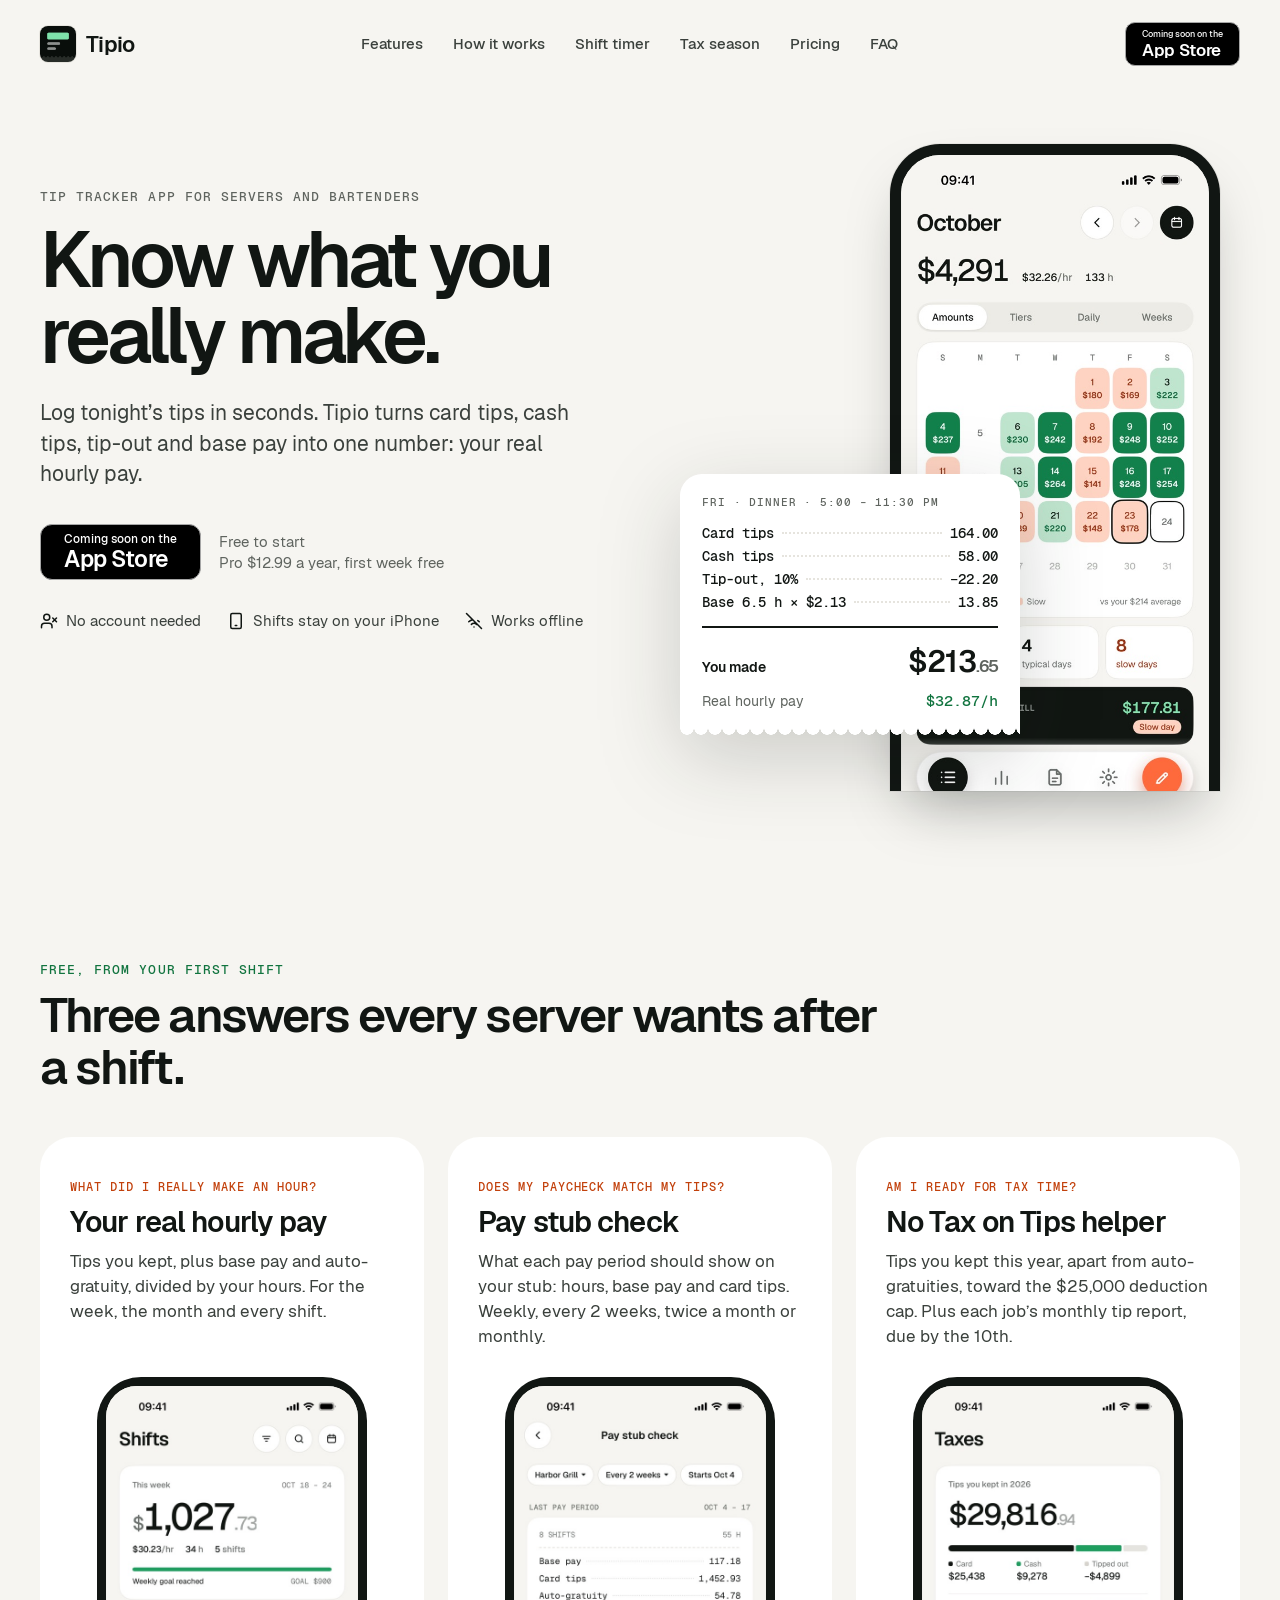
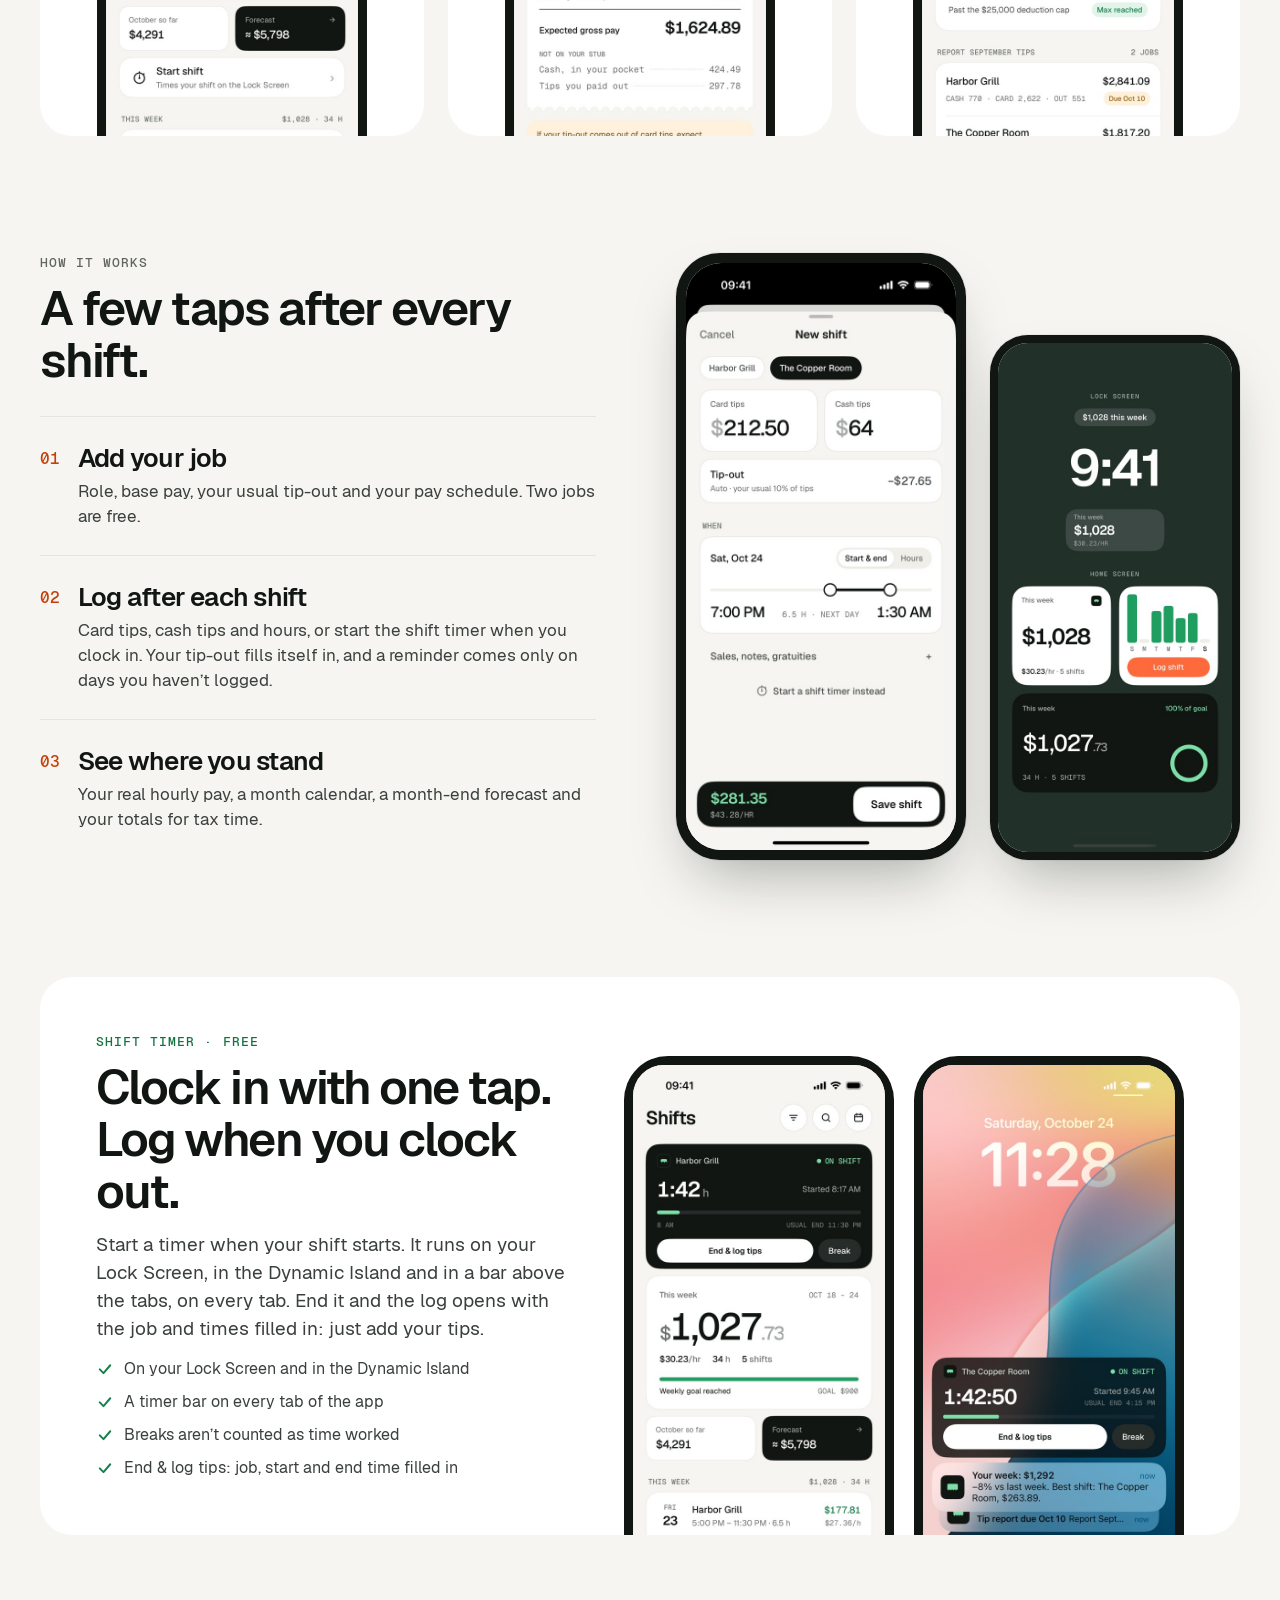
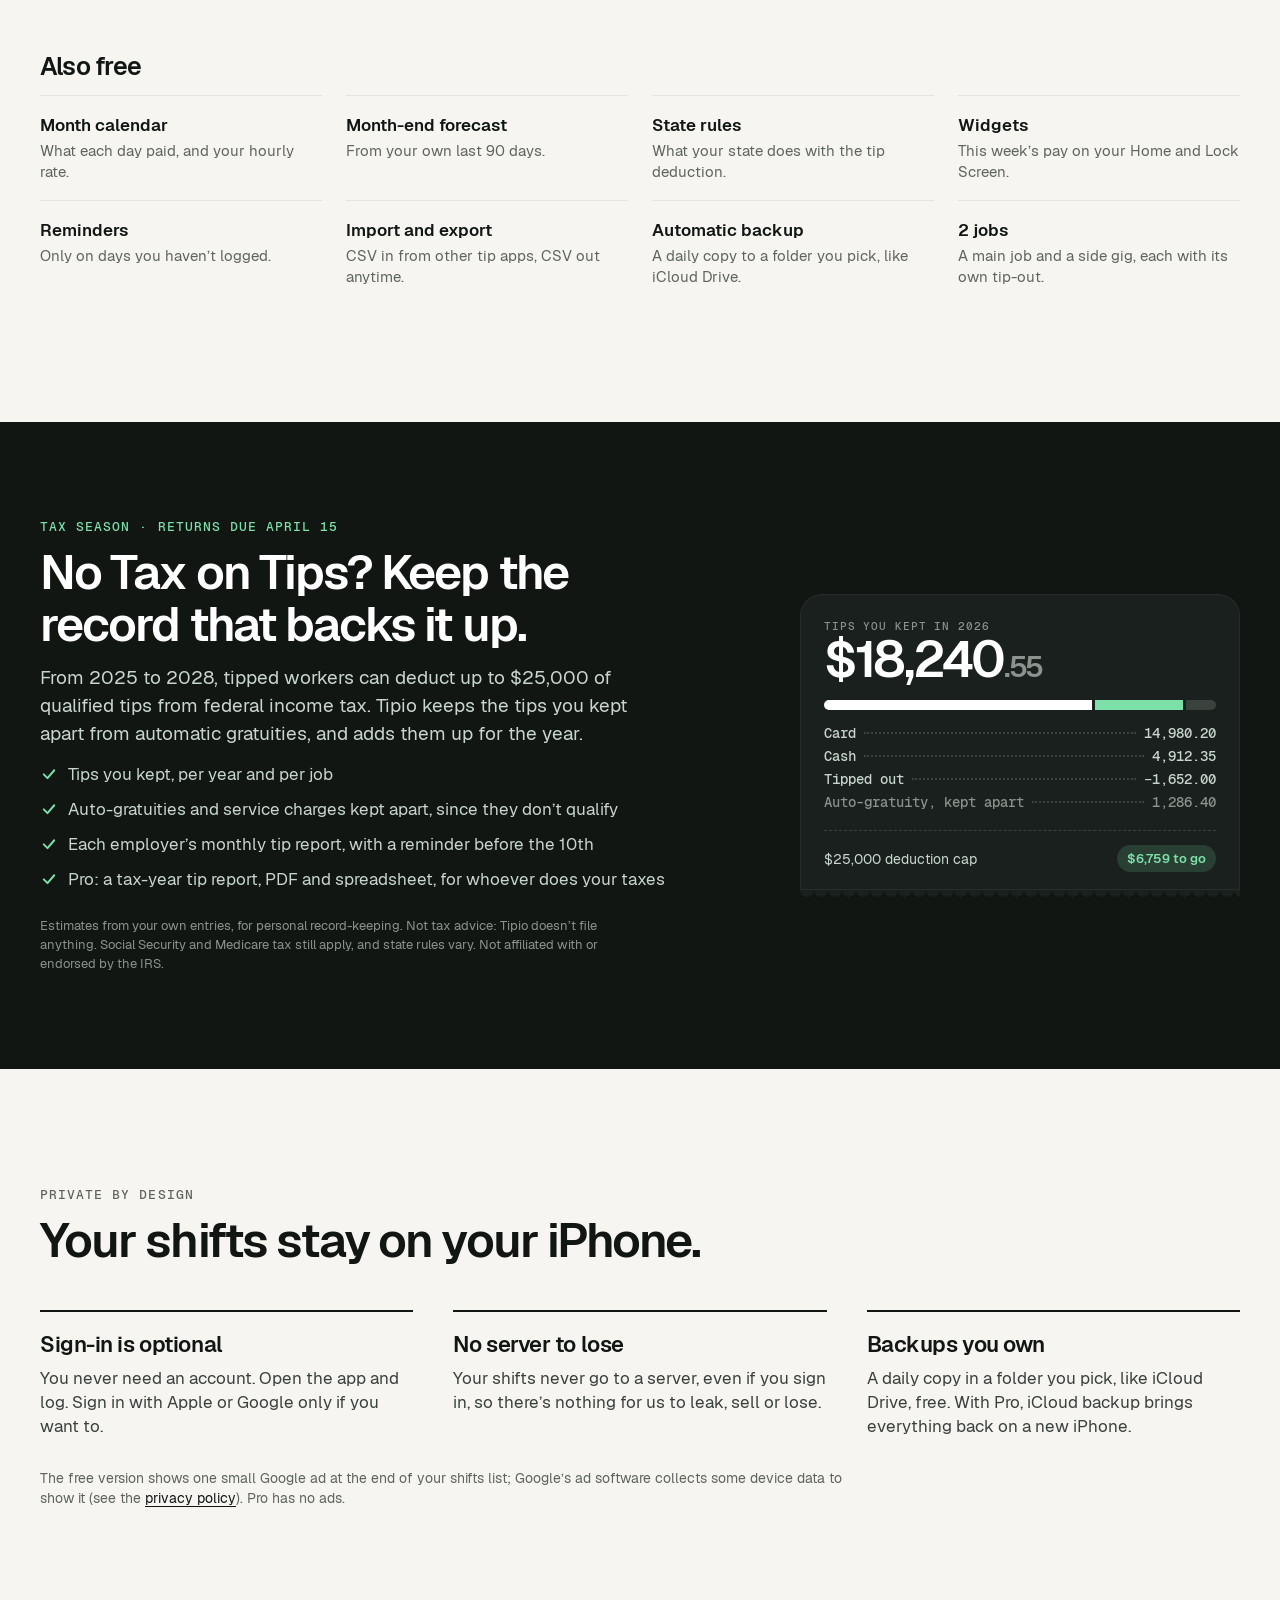
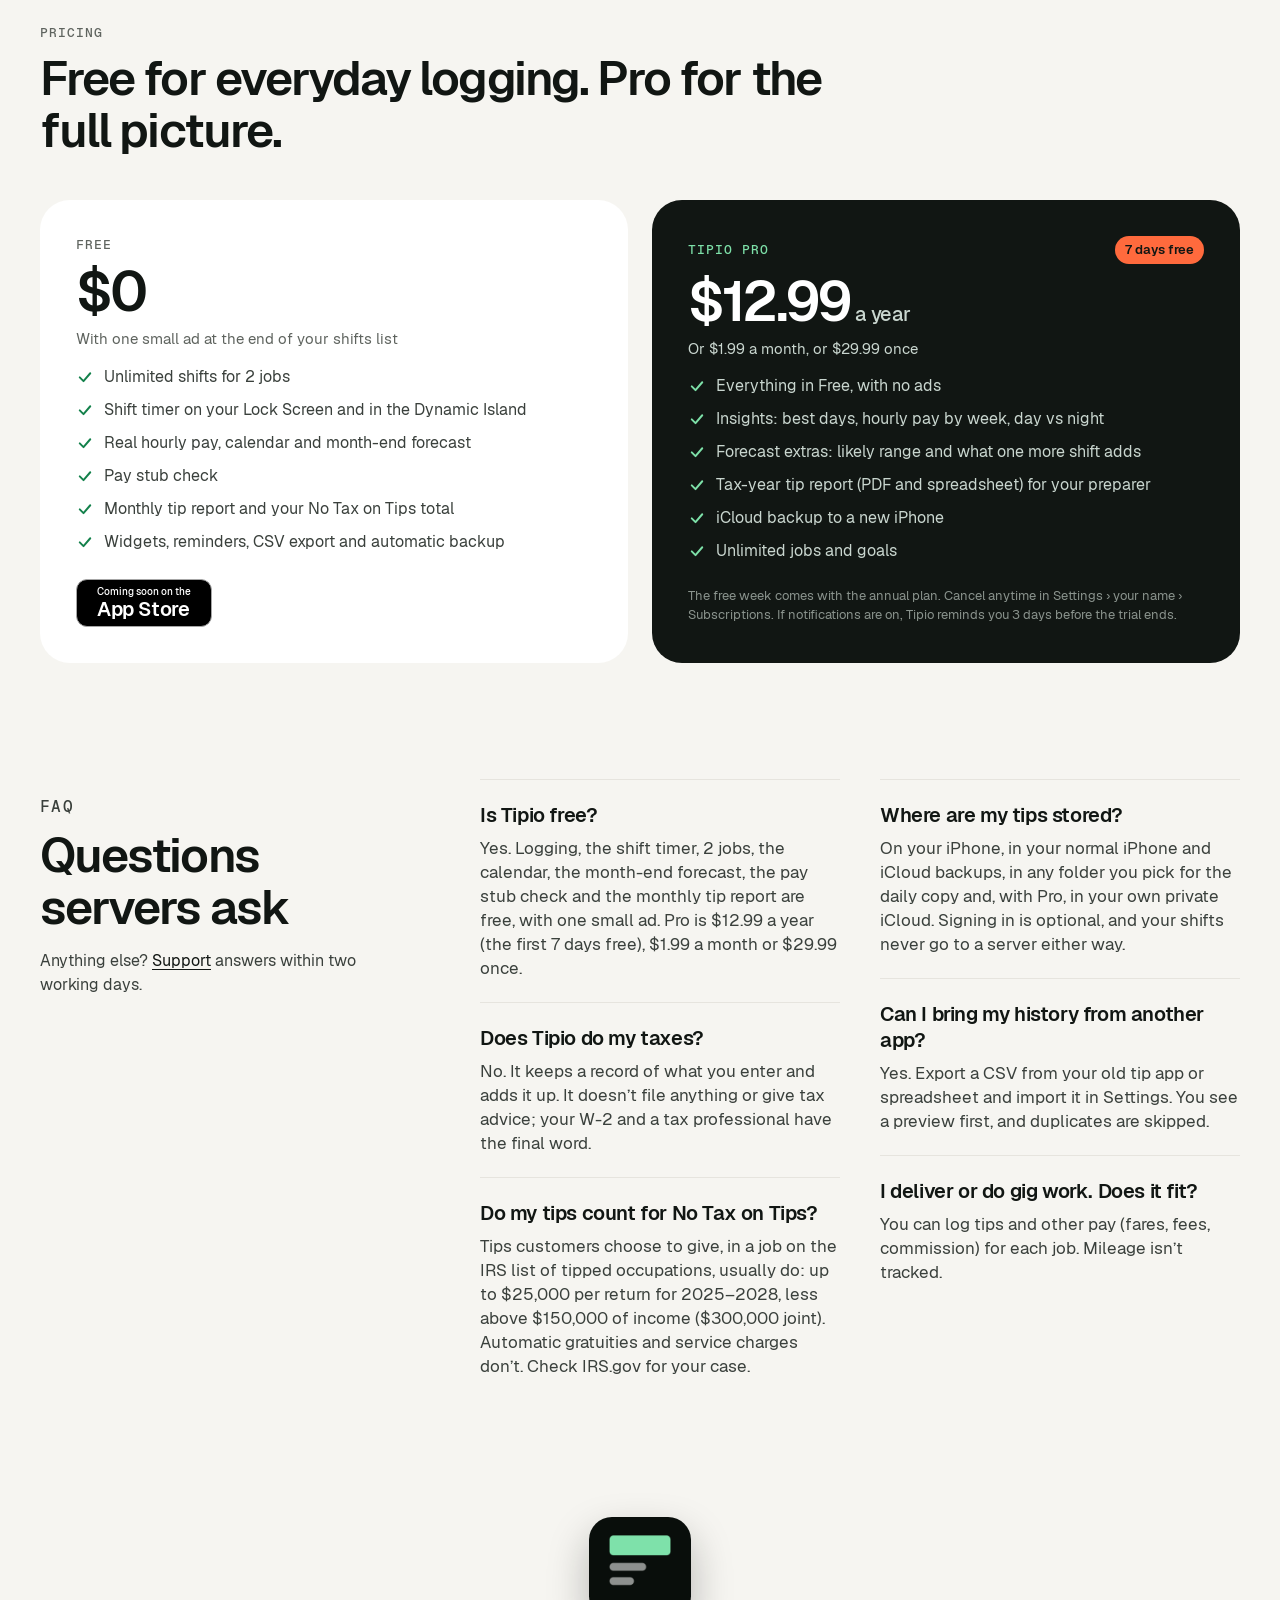
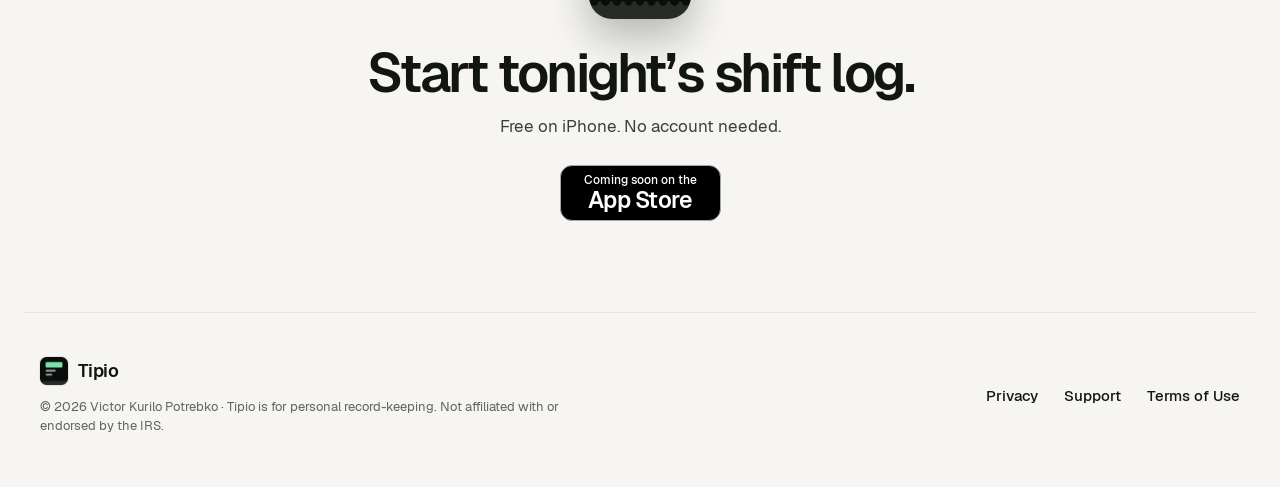
<file: index.html>
<!doctype html>
<html lang="en"><head>
<meta charset="utf-8"><meta name="viewport" content="width=device-width, initial-scale=1">
<title>Tipio: Tip Tracker App &amp; Server Tip Log for iPhone</title>
<meta name="description" content="Log tips and hours in seconds and see your real hourly pay. A private server tip log with a pay stub check and No Tax on Tips totals. Free.">
<meta property="og:type" content="website">
<meta property="og:title" content="Tipio: Tip Tracker App &amp; Server Tip Log for iPhone">
<meta property="og:description" content="Log tips and hours in seconds and see your real hourly pay. A private server tip log with a pay stub check and No Tax on Tips totals. Free.">
<meta name="theme-color" content="#F6F5F1" media="(prefers-color-scheme: light)">
<meta name="theme-color" content="#0B1220" media="(prefers-color-scheme: dark)">
<link rel="icon" href="favicon.png"><link rel="apple-touch-icon" href="apple-touch-icon.png">
<link rel="preload" href="fonts/Geist-SemiBold.ttf" as="font" type="font/ttf" crossorigin>
<link rel="stylesheet" href="style.css">
<script type="application/ld+json">
{"@context":"https://schema.org","@type":"SoftwareApplication","name":"Tipio","operatingSystem":"iOS","applicationCategory":"FinanceApplication",
 "description":"Log tips and hours in seconds and see your real hourly pay. A private server tip log with a pay stub check and No Tax on Tips totals.",
 "offers":{"@type":"Offer","price":"0","priceCurrency":"USD"}}
</script>
<script type="application/ld+json">
{"@context":"https://schema.org","@type":"FAQPage","mainEntity":[
 {"@type":"Question","name":"Is Tipio free?","acceptedAnswer":{"@type":"Answer","text":"Yes. Logging, the shift timer, 2 jobs, the calendar, the month-end forecast, the pay stub check and the monthly tip report are free, with one small ad. Pro is $12.99 a year (the first 7 days free), $1.99 a month or $29.99 once."}},
 {"@type":"Question","name":"Does Tipio do my taxes?","acceptedAnswer":{"@type":"Answer","text":"No. It keeps a record of what you enter and adds it up. It doesn't file anything or give tax advice; your W-2 and a tax professional have the final word."}},
 {"@type":"Question","name":"Do my tips count for No Tax on Tips?","acceptedAnswer":{"@type":"Answer","text":"Tips customers choose to give, in a job on the IRS list of tipped occupations, usually do: up to $25,000 per return for 2025–2028, less above $150,000 of income ($300,000 joint). Automatic gratuities and service charges don't. Check IRS.gov for your case."}},
 {"@type":"Question","name":"Where are my tips stored?","acceptedAnswer":{"@type":"Answer","text":"On your iPhone, in your normal iPhone and iCloud backups, in any folder you pick for the daily copy and, with Pro, in your own private iCloud. Signing in is optional, and your shifts never go to a server either way."}},
 {"@type":"Question","name":"Can I bring my history from another app?","acceptedAnswer":{"@type":"Answer","text":"Yes. Export a CSV from your old tip app or spreadsheet and import it in Settings. You see a preview first, and duplicates are skipped."}},
 {"@type":"Question","name":"I deliver or do gig work. Does it fit?","acceptedAnswer":{"@type":"Answer","text":"You can log tips and other pay (fares, fees, commission) for each job. Mileage isn't tracked."}}
]}
</script>
</head><body class="lp">
<svg width="0" height="0" style="position:absolute" aria-hidden="true">
<symbol id="i-check" viewBox="0 0 24 24"><path d="M5 12.5 10 17.5 19 7" fill="none" stroke="currentColor" stroke-width="2.6" stroke-linecap="round" stroke-linejoin="round"/></symbol>
<symbol id="i-user" viewBox="0 0 24 24"><path d="M16 21v-2a4 4 0 0 0-4-4H6a4 4 0 0 0-4 4v2M9 11a4 4 0 1 0 0-8 4 4 0 0 0 0 8M17 8l5 5M22 8l-5 5" fill="none" stroke="currentColor" stroke-width="2" stroke-linecap="round" stroke-linejoin="round"/></symbol>
<symbol id="i-phone" viewBox="0 0 24 24"><path d="M7 2h10a2 2 0 0 1 2 2v16a2 2 0 0 1-2 2H7a2 2 0 0 1-2-2V4a2 2 0 0 1 2-2ZM11 18h2" fill="none" stroke="currentColor" stroke-width="2" stroke-linecap="round" stroke-linejoin="round"/></symbol>
<symbol id="i-offline" viewBox="0 0 24 24"><path d="M2 2l20 20M8.5 16.5a5 5 0 0 1 7 0M5 13a10 10 0 0 1 5.2-2.8M19 13a10 10 0 0 0-2-1.5M12 20h.01" fill="none" stroke="currentColor" stroke-width="2" stroke-linecap="round" stroke-linejoin="round"/></symbol>
</svg>

<header class="lp-top wrap">
  <a class="lp-brand" href="./"><img src="icon.png" alt="" width="36" height="36"><span>Tipio</span></a>
  <nav class="lp-nav" aria-label="Sections">
    <a href="#features">Features</a><a href="#how">How it works</a><a href="#timer">Shift timer</a><a href="#taxes">Tax season</a><a href="#pricing">Pricing</a><a href="#faq">FAQ</a>
  </nav>
  <span class="store sm"><small>Coming soon on the</small><b>App Store</b></span>
  <details class="lp-menu">
    <summary aria-label="Menu"><svg width="20" height="20" viewBox="0 0 24 24" fill="none" stroke="currentColor" stroke-width="2.2" stroke-linecap="round" aria-hidden="true"><path d="M4 7h16M4 12h16M4 17h16"/></svg></summary>
    <nav aria-label="Sections">
      <a href="#features">Features</a><a href="#how">How it works</a><a href="#timer">Shift timer</a><a href="#taxes">Tax season</a><a href="#pricing">Pricing</a><a href="#faq">FAQ</a><a href="support.html">Support</a>
    </nav>
  </details>
</header>

<main id="main">
<section class="lp-hero wrap">
  <div>
    <h1 class="eyebrow">Tip tracker app for servers and bartenders</h1>
    <p class="display">Know what you really make.</p>
    <p class="copy">Log tonight’s tips in seconds. Tipio turns card tips, cash tips, tip-out and base pay into one number: your real hourly pay.</p>
    <div class="cta"><span class="store lg"><small>Coming soon on the</small><b>App Store</b></span><p>Free to start<br>Pro $12.99 a year, first week free</p></div>
    <ul class="chips">
      <li><svg width="18" height="18" aria-hidden="true"><use href="#i-user"/></svg>No account needed</li>
      <li><svg width="18" height="18" aria-hidden="true"><use href="#i-phone"/></svg>Shifts stay on your iPhone</li>
      <li><svg width="18" height="18" aria-hidden="true"><use href="#i-offline"/></svg>Works offline</li>
    </ul>
  </div>
  <div class="hero-art">
    <div class="phone cut lift"><div class="screen"><picture><source srcset="shots/calendar-dark.jpg" media="(prefers-color-scheme: dark)"><img src="shots/calendar-light.jpg" width="552" height="1200" alt="Tipio’s month calendar: what each day of October paid, colored great, typical or slow, with $4,291 earned at $32.26 an hour."></picture></div></div>
    <div class="receipt" role="group" aria-label="Example shift">
      <div class="body">
        <p class="eyebrow">Fri · dinner · 5:00 – 11:30 PM</p>
        <ul class="lines">
          <li><span>Card tips</span><i></i><span>164.00</span></li>
          <li><span>Cash tips</span><i></i><span>58.00</span></li>
          <li><span>Tip-out, 10%</span><i></i><span>−22.20</span></li>
          <li><span>Base 6.5 h × $2.13</span><i></i><span>13.85</span></li>
        </ul>
        <div class="total"><span>You made</span><b>$213<small>.65</small></b></div>
        <div class="rate"><span>Real hourly pay</span><b>$32.87/h</b></div>
      </div>
    </div>
  </div>
</section>

<section id="features" class="wrap">
  <p class="eyebrow pos">Free, from your first shift</p>
  <h2>Three answers every server wants after a shift.</h2>
  <div class="cards">
    <article class="fcard">
      <p class="eyebrow hot">What did I really make an hour?</p>
      <h3>Your real hourly pay</h3>
      <p>Tips you kept, plus base pay and auto-gratuity, divided by your hours. For the week, the month and every shift.</p>
      <div class="grow"></div>
      <div class="phone cut"><div class="screen"><picture><source srcset="shots/shifts-dark.jpg" media="(prefers-color-scheme: dark)"><img src="shots/shifts-light.jpg" width="552" height="1200" loading="lazy" alt="The Shifts tab: $1,027.73 this week at $30.23 an hour over 34 hours."></picture></div></div>
    </article>
    <article class="fcard">
      <p class="eyebrow hot">Does my paycheck match my tips?</p>
      <h3>Pay stub check</h3>
      <p>What each pay period should show on your stub: hours, base pay and card tips. Weekly, every 2 weeks, twice a month or monthly.</p>
      <div class="grow"></div>
      <div class="phone cut"><div class="screen"><picture><source srcset="shots/pay-stub-dark.jpg" media="(prefers-color-scheme: dark)"><img src="shots/pay-stub-light.jpg" width="552" height="1200" loading="lazy" alt="Pay stub check: base pay, card tips and auto-gratuity for the last pay period, with the expected gross pay."></picture></div></div>
    </article>
    <article class="fcard">
      <p class="eyebrow hot">Am I ready for tax time?</p>
      <h3>No Tax on Tips helper</h3>
      <p>Tips you kept this year, apart from auto-gratuities, toward the $25,000 deduction cap. Plus each job’s monthly tip report, due by the 10th.</p>
      <div class="grow"></div>
      <div class="phone cut"><div class="screen"><picture><source srcset="shots/taxes-dark.jpg" media="(prefers-color-scheme: dark)"><img src="shots/taxes-light.jpg" width="552" height="1200" loading="lazy" alt="The Taxes tab: tips kept in 2026 split into card, cash and tipped out, and each job’s September tip report."></picture></div></div>
    </article>
  </div>
</section>

<section id="how" class="wrap split">
  <div>
    <p class="eyebrow">How it works</p>
    <h2>A few taps after every shift.</h2>
    <ol class="steps">
      <li><span class="n">01</span><div><h3>Add your job</h3><p>Role, base pay, your usual tip-out and your pay schedule. Two jobs are free.</p></div></li>
      <li><span class="n">02</span><div><h3>Log after each shift</h3><p>Card tips, cash tips and hours, or start the shift timer when you clock in. Your tip-out fills itself in, and a reminder comes only on days you haven’t logged.</p></div></li>
      <li><span class="n">03</span><div><h3>See where you stand</h3><p>Your real hourly pay, a month calendar, a month-end forecast and your totals for tax time.</p></div></li>
    </ol>
  </div>
  <div class="phones">
    <div class="phone lift"><div class="screen"><picture><source srcset="shots/log-shift-dark.jpg" media="(prefers-color-scheme: dark)"><img src="shots/log-shift-light.jpg" width="552" height="1200" loading="lazy" alt="New shift: card tips $212.50, cash tips $64, tip-out filled in at 10%, 7:00 PM to 1:30 AM, $281.35 at $43.28 an hour."></picture></div></div>
    <div class="phone small lift alt"><div class="screen"><picture><source srcset="shots/widgets-dark.jpg" media="(prefers-color-scheme: dark)"><img src="shots/widgets-light.jpg" width="552" height="1200" loading="lazy" alt="Tipio widgets on the Lock Screen and Home Screen: this week’s pay and a Log shift button."></picture></div></div>
  </div>
</section>

<section id="timer" class="wrap">
  <div class="timer">
    <div>
      <p class="eyebrow pos">Shift timer · free</p>
      <h2>Clock in with one tap. Log when you clock out.</h2>
      <p class="copy">Start a timer when your shift starts. It runs on your Lock Screen, in the Dynamic Island and in a bar above the tabs, on every tab. End it and the log opens with the job and times filled in: just add your tips.</p>
      <ul class="checks">
        <li><svg width="18" height="18" aria-hidden="true"><use href="#i-check"/></svg><span>On your Lock Screen and in the Dynamic Island</span></li>
        <li><svg width="18" height="18" aria-hidden="true"><use href="#i-check"/></svg><span>A timer bar on every tab of the app</span></li>
        <li><svg width="18" height="18" aria-hidden="true"><use href="#i-check"/></svg><span>Breaks aren’t counted as time worked</span></li>
        <li><svg width="18" height="18" aria-hidden="true"><use href="#i-check"/></svg><span>End &amp; log tips: job, start and end time filled in</span></li>
      </ul>
    </div>
    <div class="phones">
      <div class="phone cut"><div class="screen"><picture><source srcset="shots/timer-dark.jpg" media="(prefers-color-scheme: dark)"><img src="shots/timer-light.jpg" width="552" height="1200" loading="lazy" alt="The Shifts tab with a running shift timer at Harbor Grill: 1:42 hours, started 8:57 AM, with End &amp; log tips and Break buttons."></picture></div></div>
      <div class="phone cut alt"><div class="screen"><picture><source srcset="shots/lock-screen-dark.jpg" media="(prefers-color-scheme: dark)"><img src="shots/lock-screen-light.jpg" width="552" height="1200" loading="lazy" alt="The shift timer on the iPhone Lock Screen: 1:42:50 at The Copper Room, with End &amp; log tips and Break."></picture></div></div>
    </div>
  </div>
</section>

<section class="wrap also">
  <h3>Also free</h3>
  <div class="grid4">
    <div><b>Month calendar</b><span>What each day paid, and your hourly rate.</span></div>
    <div><b>Month-end forecast</b><span>From your own last 90 days.</span></div>
    <div><b>State rules</b><span>What your state does with the tip deduction.</span></div>
    <div><b>Widgets</b><span>This week’s pay on your Home and Lock Screen.</span></div>
    <div><b>Reminders</b><span>Only on days you haven’t logged.</span></div>
    <div><b>Import and export</b><span>CSV in from other tip apps, CSV out anytime.</span></div>
    <div><b>Automatic backup</b><span>A daily copy to a folder you pick, like iCloud Drive.</span></div>
    <div><b>2 jobs</b><span>A main job and a side gig, each with its own tip-out.</span></div>
  </div>
</section>

<section id="taxes" class="band">
  <div class="wrap inner">
    <div>
      <p class="eyebrow">Tax season · returns due April 15</p>
      <h2>No Tax on Tips? Keep the record that backs it up.</h2>
      <p class="copy">From 2025 to 2028, tipped workers can deduct up to $25,000 of qualified tips from federal income tax. Tipio keeps the tips you kept apart from automatic gratuities, and adds them up for the year.</p>
      <ul class="checks">
        <li><svg width="18" height="18" aria-hidden="true"><use href="#i-check"/></svg><span>Tips you kept, per year and per job</span></li>
        <li><svg width="18" height="18" aria-hidden="true"><use href="#i-check"/></svg><span>Auto-gratuities and service charges kept apart, since they don’t qualify</span></li>
        <li><svg width="18" height="18" aria-hidden="true"><use href="#i-check"/></svg><span>Each employer’s monthly tip report, with a reminder before the 10th</span></li>
        <li><svg width="18" height="18" aria-hidden="true"><use href="#i-check"/></svg><span>Pro: a tax-year tip report, PDF and spreadsheet, for whoever does your taxes</span></li>
      </ul>
      <p class="fine">Estimates from your own entries, for personal record-keeping. Not tax advice: Tipio doesn’t file anything. Social Security and Medicare tax still apply, and state rules vary. Not affiliated with or endorsed by the IRS.</p>
    </div>
    <div class="receipt" role="group" aria-label="Example tax-year total">
      <div class="body">
        <p class="eyebrow">Tips you kept in 2026</p>
        <p class="big">$18,240<small>.55</small></p>
        <div class="bar" aria-hidden="true"><span></span><span></span><span></span></div>
        <ul class="lines">
          <li><span>Card</span><i></i><span>14,980.20</span></li>
          <li><span>Cash</span><i></i><span>4,912.35</span></li>
          <li><span>Tipped out</span><i></i><span>−1,652.00</span></li>
          <li class="apart"><span>Auto-gratuity, kept apart</span><i></i><span>1,286.40</span></li>
        </ul>
        <div class="cap"><span>$25,000 deduction cap</span><span class="pill">$6,759 to go</span></div>
      </div>
    </div>
  </div>
</section>

<section class="wrap">
  <p class="eyebrow">Private by design</p>
  <h2>Your shifts stay on your iPhone.</h2>
  <div class="three">
    <div><h3>Sign-in is optional</h3><p>You never need an account. Open the app and log. Sign in with Apple or Google only if you want to.</p></div>
    <div><h3>No server to lose</h3><p>Your shifts never go to a server, even if you sign in, so there’s nothing for us to leak, sell or lose.</p></div>
    <div><h3>Backups you own</h3><p>A daily copy in a folder you pick, like iCloud Drive, free. With Pro, iCloud backup brings everything back on a new iPhone.</p></div>
  </div>
  <p class="adnote">The free version shows one small Google ad at the end of your shifts list; Google’s ad software collects some device data to show it (see the <a href="privacy.html">privacy policy</a>). Pro has no ads.</p>
</section>

<section id="pricing" class="wrap">
  <p class="eyebrow">Pricing</p>
  <h2>Free for everyday logging. Pro for the full picture.</h2>
  <div class="plans">
    <div class="plan">
      <p class="eyebrow">Free</p>
      <p class="price">$0</p>
      <p class="sub">With one small ad at the end of your shifts list</p>
      <ul class="checks">
        <li><svg width="18" height="18" aria-hidden="true"><use href="#i-check"/></svg><span>Unlimited shifts for 2 jobs</span></li>
        <li><svg width="18" height="18" aria-hidden="true"><use href="#i-check"/></svg><span>Shift timer on your Lock Screen and in the Dynamic Island</span></li>
        <li><svg width="18" height="18" aria-hidden="true"><use href="#i-check"/></svg><span>Real hourly pay, calendar and month-end forecast</span></li>
        <li><svg width="18" height="18" aria-hidden="true"><use href="#i-check"/></svg><span>Pay stub check</span></li>
        <li><svg width="18" height="18" aria-hidden="true"><use href="#i-check"/></svg><span>Monthly tip report and your No Tax on Tips total</span></li>
        <li><svg width="18" height="18" aria-hidden="true"><use href="#i-check"/></svg><span>Widgets, reminders, CSV export and automatic backup</span></li>
      </ul>
      <span class="store"><small>Coming soon on the</small><b>App Store</b></span>
    </div>
    <div class="plan pro">
      <div class="head"><p class="eyebrow">Tipio Pro</p><span class="pill">7 days free</span></div>
      <p class="price">$12.99<small> a year</small></p>
      <p class="sub">Or $1.99 a month, or $29.99 once</p>
      <ul class="checks">
        <li><svg width="18" height="18" aria-hidden="true"><use href="#i-check"/></svg><span>Everything in Free, with no ads</span></li>
        <li><svg width="18" height="18" aria-hidden="true"><use href="#i-check"/></svg><span>Insights: best days, hourly pay by week, day vs night</span></li>
        <li><svg width="18" height="18" aria-hidden="true"><use href="#i-check"/></svg><span>Forecast extras: likely range and what one more shift adds</span></li>
        <li><svg width="18" height="18" aria-hidden="true"><use href="#i-check"/></svg><span>Tax-year tip report (PDF and spreadsheet) for your preparer</span></li>
        <li><svg width="18" height="18" aria-hidden="true"><use href="#i-check"/></svg><span>iCloud backup to a new iPhone</span></li>
        <li><svg width="18" height="18" aria-hidden="true"><use href="#i-check"/></svg><span>Unlimited jobs and goals</span></li>
      </ul>
      <p class="fine">The free week comes with the annual plan. Cancel anytime in Settings › your name › Subscriptions. If notifications are on, Tipio reminds you 3 days before the trial ends.</p>
    </div>
  </div>
</section>

<section id="faq" class="wrap faq">
  <div class="faq-side">
    <p class="eyebrow">FAQ</p>
    <h2>Questions servers ask</h2>
    <p class="desk">Anything else? <a href="support.html">Support</a> answers within two working days.</p>
  </div>
  <div class="faq-list">
    <div>
      <div><h3>Is Tipio free?</h3><p>Yes. Logging, the shift timer, 2 jobs, the calendar, the month-end forecast, the pay stub check and the monthly tip report are free, with one small ad. Pro is $12.99 a year (the first 7 days free), $1.99 a month or $29.99 once.</p></div>
      <div><h3>Does Tipio do my taxes?</h3><p>No. It keeps a record of what you enter and adds it up. It doesn’t file anything or give tax advice; your W-2 and a tax professional have the final word.</p></div>
      <div><h3>Do my tips count for No Tax on Tips?</h3><p>Tips customers choose to give, in a job on the IRS list of tipped occupations, usually do: up to $25,000 per return for 2025–2028, less above $150,000 of income ($300,000 joint). Automatic gratuities and service charges don’t. Check IRS.gov for your case.</p></div>
    </div>
    <div>
      <div><h3>Where are my tips stored?</h3><p>On your iPhone, in your normal iPhone and iCloud backups, in any folder you pick for the daily copy and, with Pro, in your own private iCloud. Signing in is optional, and your shifts never go to a server either way.</p></div>
      <div><h3>Can I bring my history from another app?</h3><p>Yes. Export a CSV from your old tip app or spreadsheet and import it in Settings. You see a preview first, and duplicates are skipped.</p></div>
      <div><h3>I deliver or do gig work. Does it fit?</h3><p>You can log tips and other pay (fares, fees, commission) for each job. Mileage isn’t tracked.</p></div>
    </div>
  </div>
  <p class="faq-more">Anything else? <a href="support.html">Support</a> answers within two working days.</p>
</section>

<section class="wrap end">
  <img src="icon.png" alt="" width="104" height="104">
  <p class="big2">Start tonight’s shift log.</p>
  <p class="copy">Free on iPhone. No account needed.</p>
  <span class="store lg"><small>Coming soon on the</small><b>App Store</b></span>
</section>
</main>

<footer class="lp-foot wrap">
  <div>
    <a class="lp-brand" href="./"><img src="icon.png" alt="" width="28" height="28"><span>Tipio</span></a>
    <p>© 2026 Victor Kurilo Potrebko · Tipio is for personal record-keeping. Not affiliated with or endorsed by the IRS.</p>
  </div>
  <nav aria-label="Legal"><a href="privacy.html">Privacy</a><a href="support.html">Support</a><a href="https://www.apple.com/legal/internet-services/itunes/dev/stdeula/">Terms of Use</a></nav>
</footer>
<script>
// Close the phone menu after picking a section.
document.querySelectorAll('.lp-menu nav a').forEach(a => a.addEventListener('click', () => a.closest('details').open = false));
</script>
</body></html>
</file>
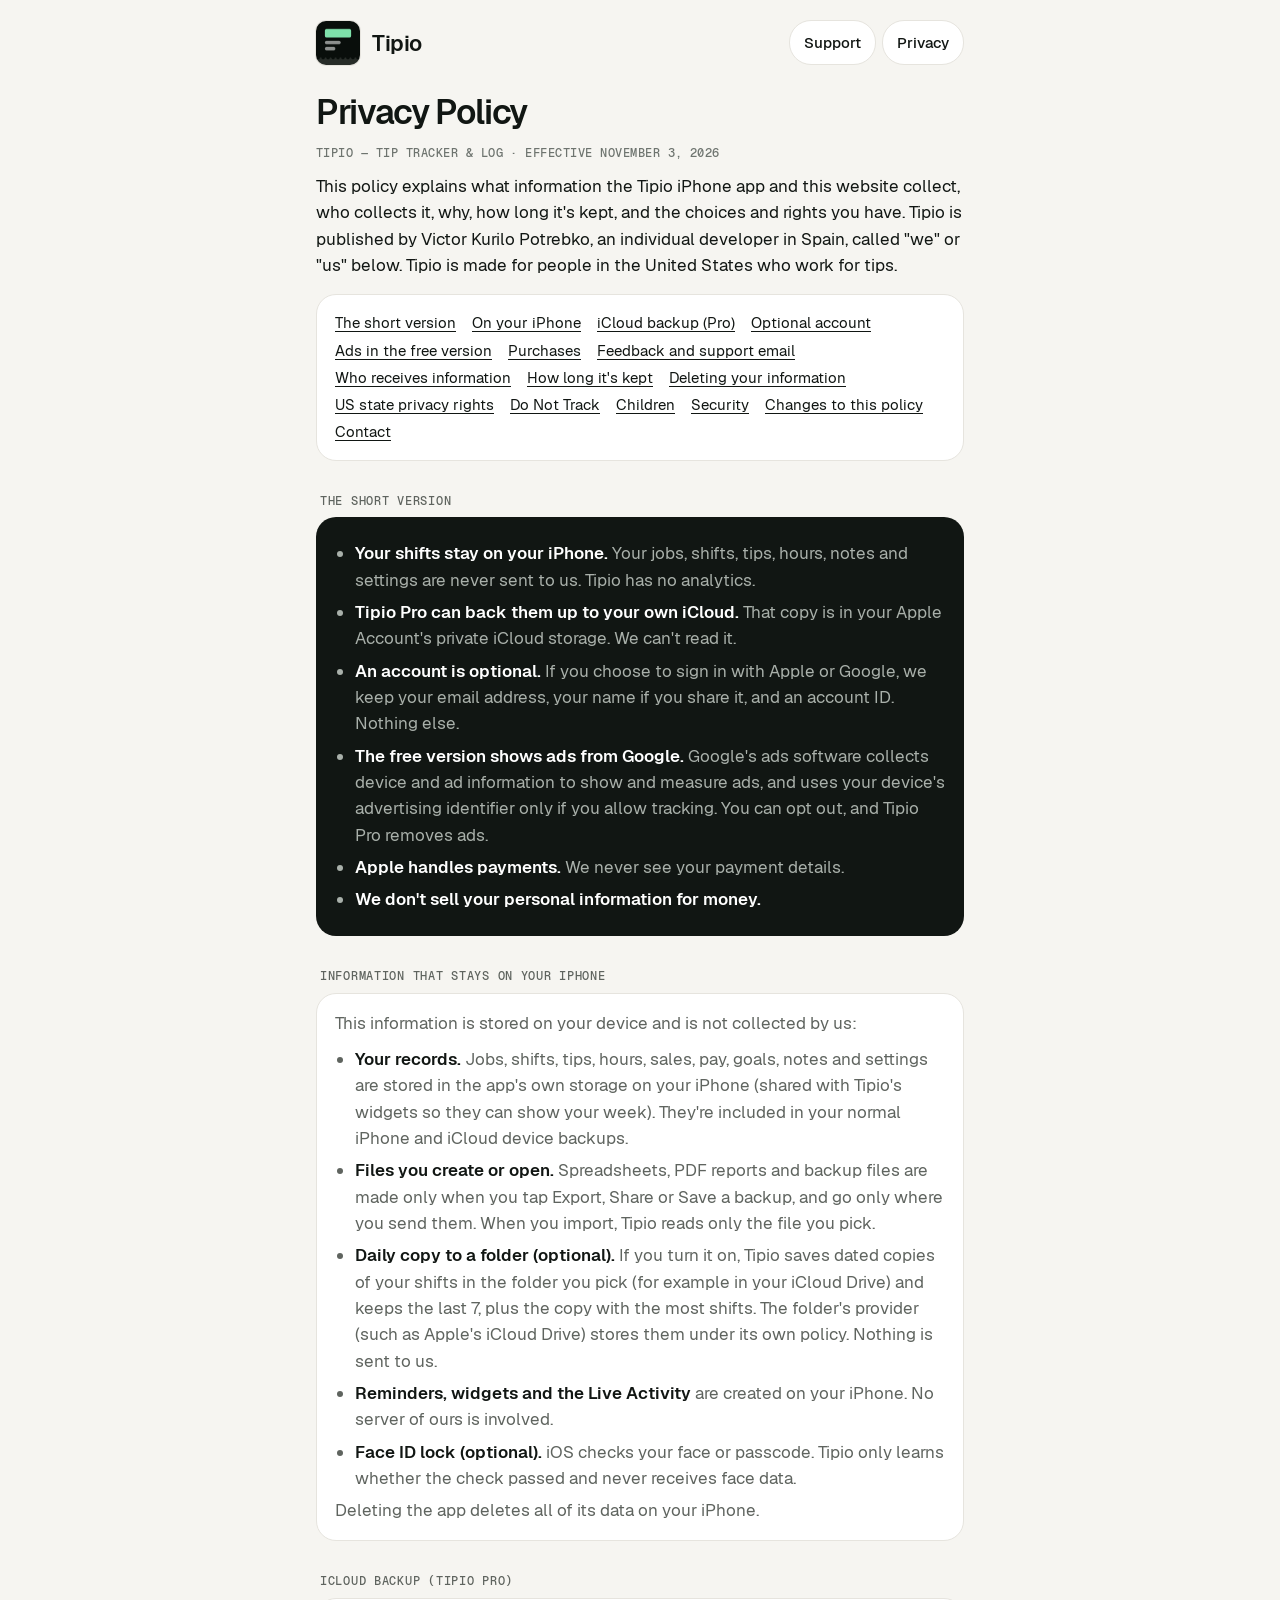
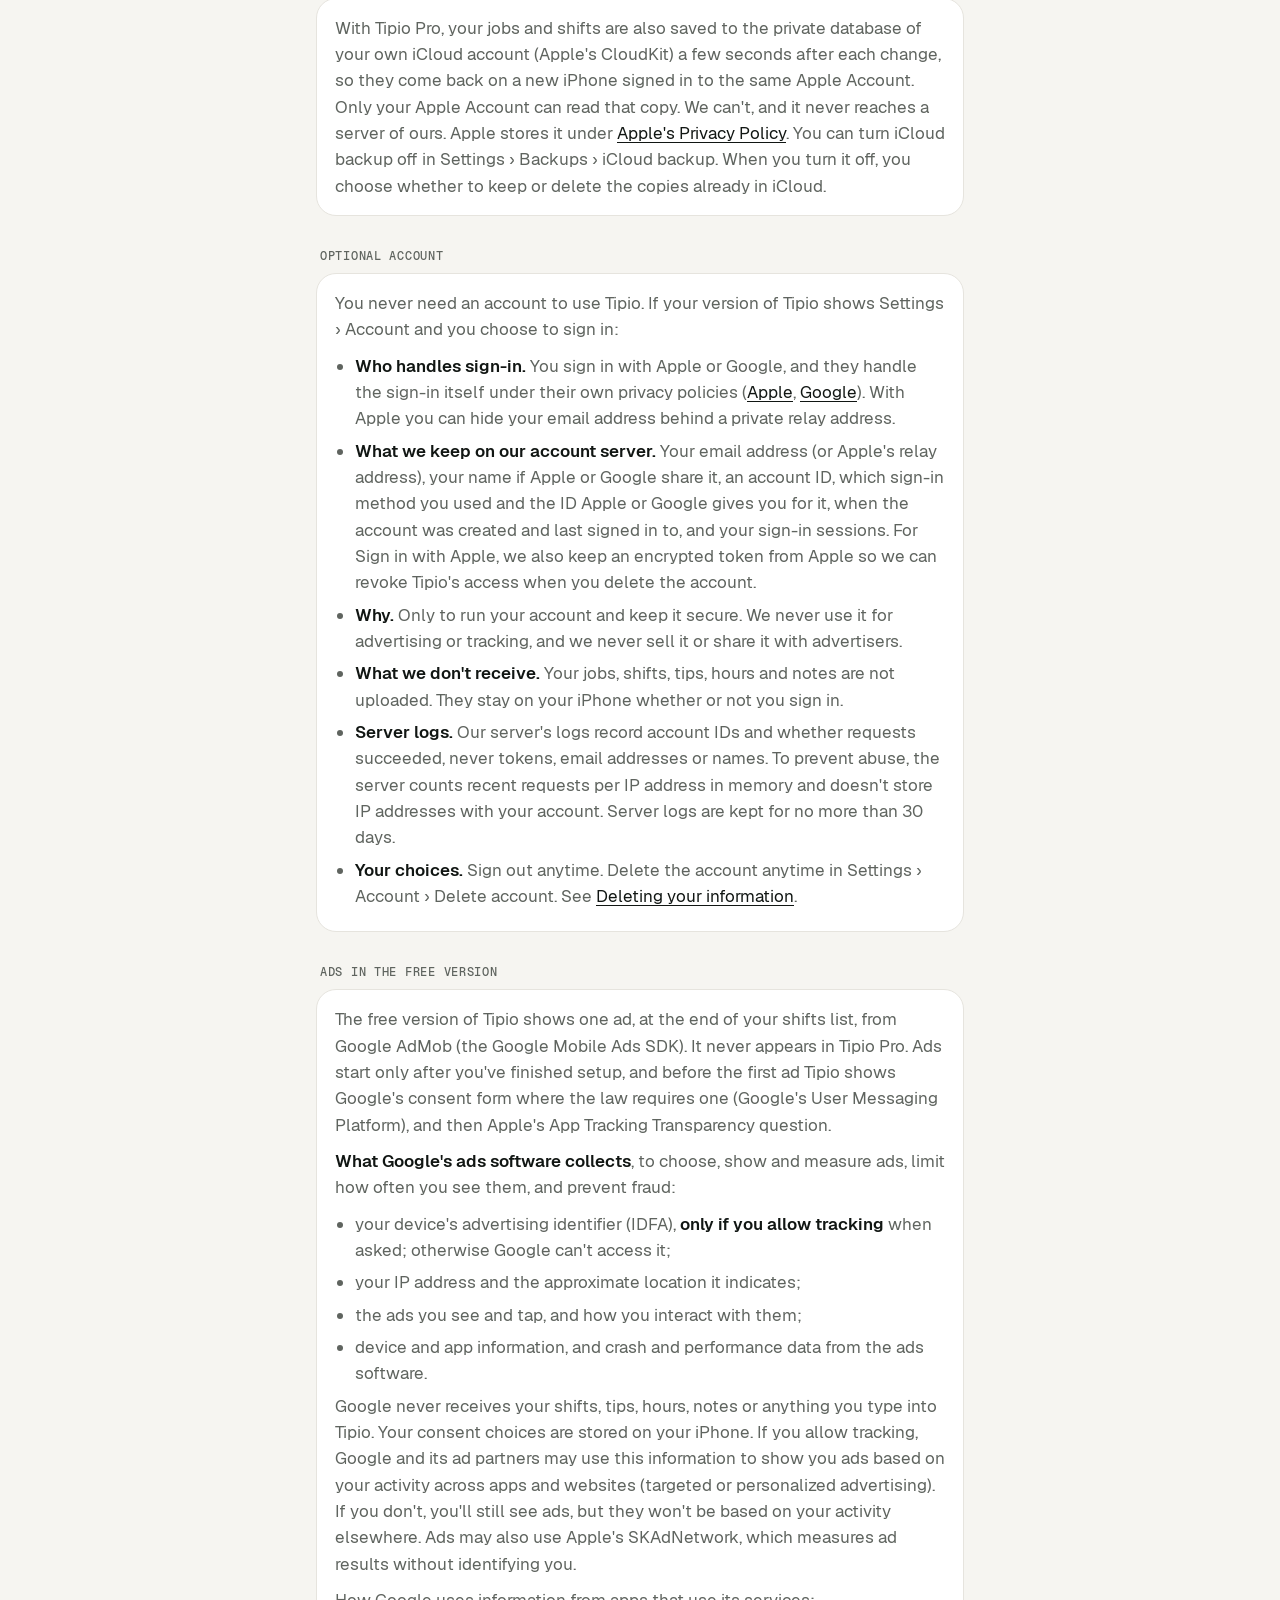
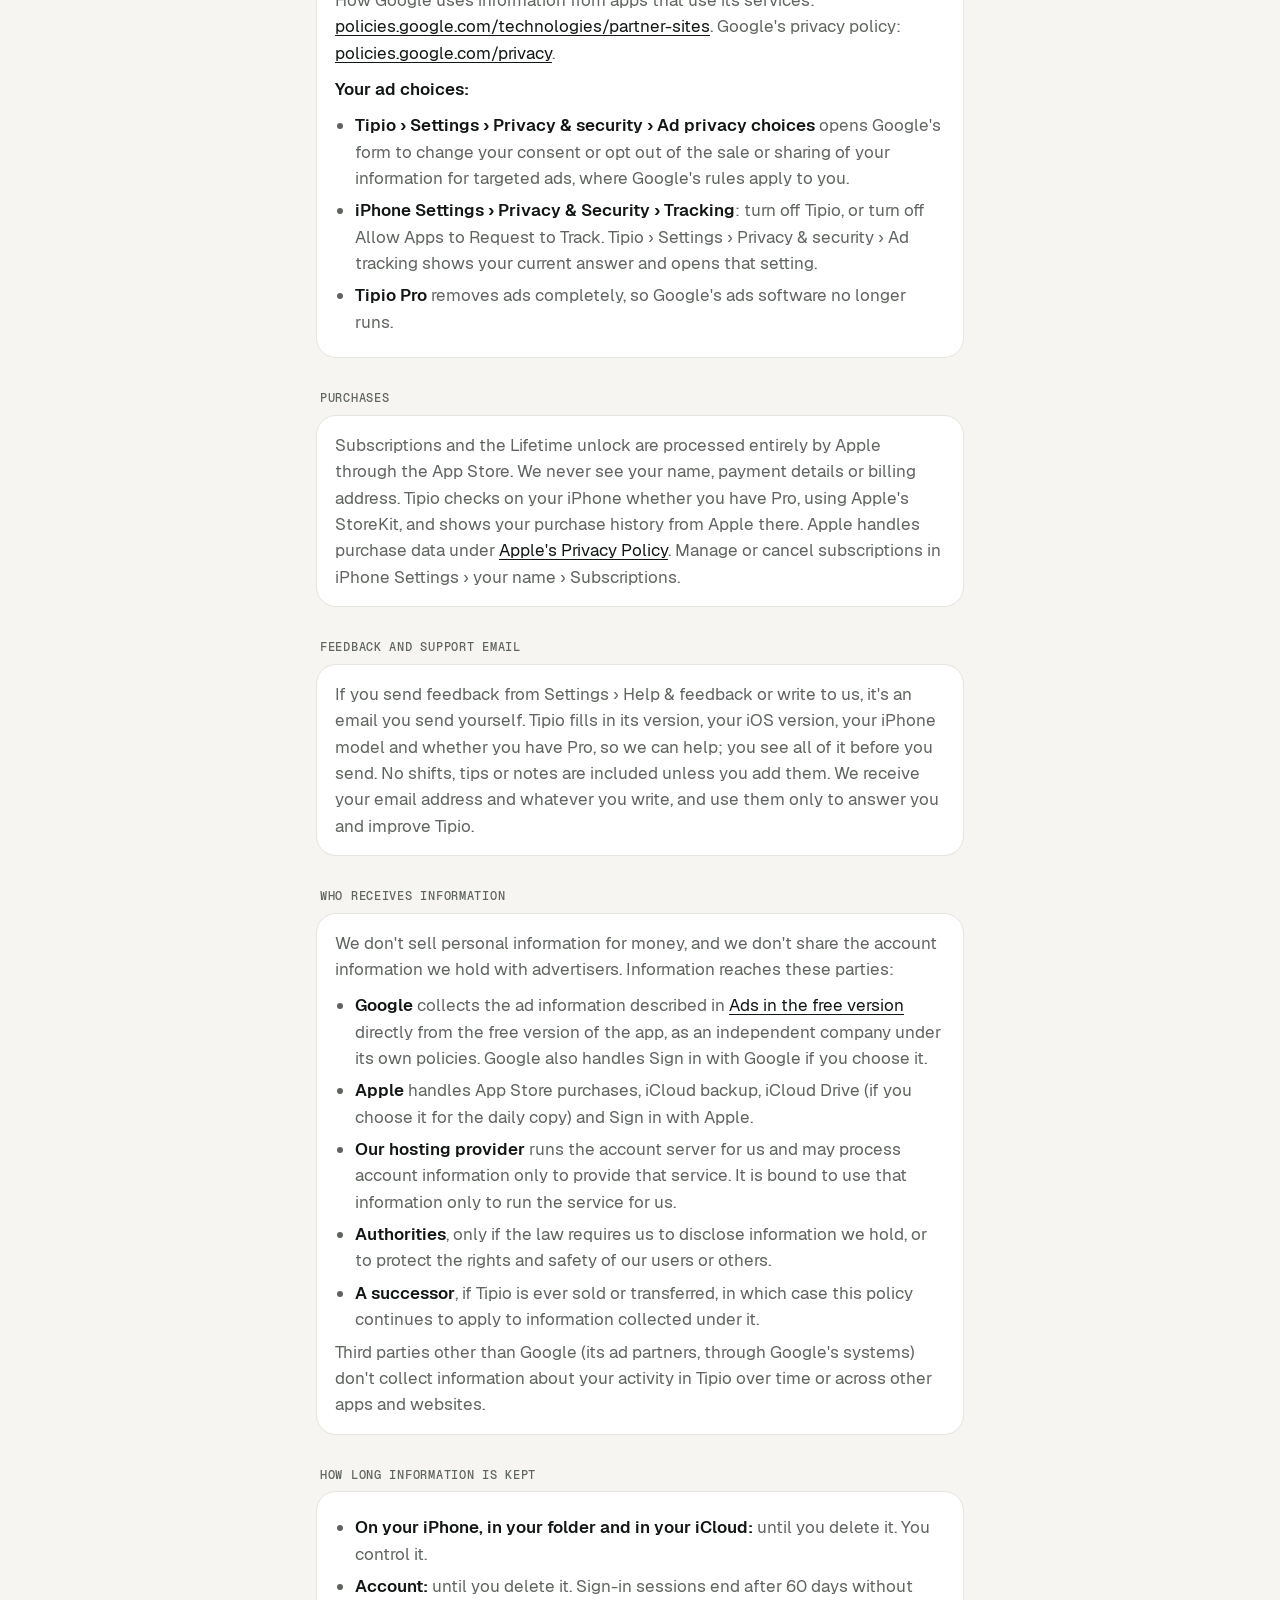
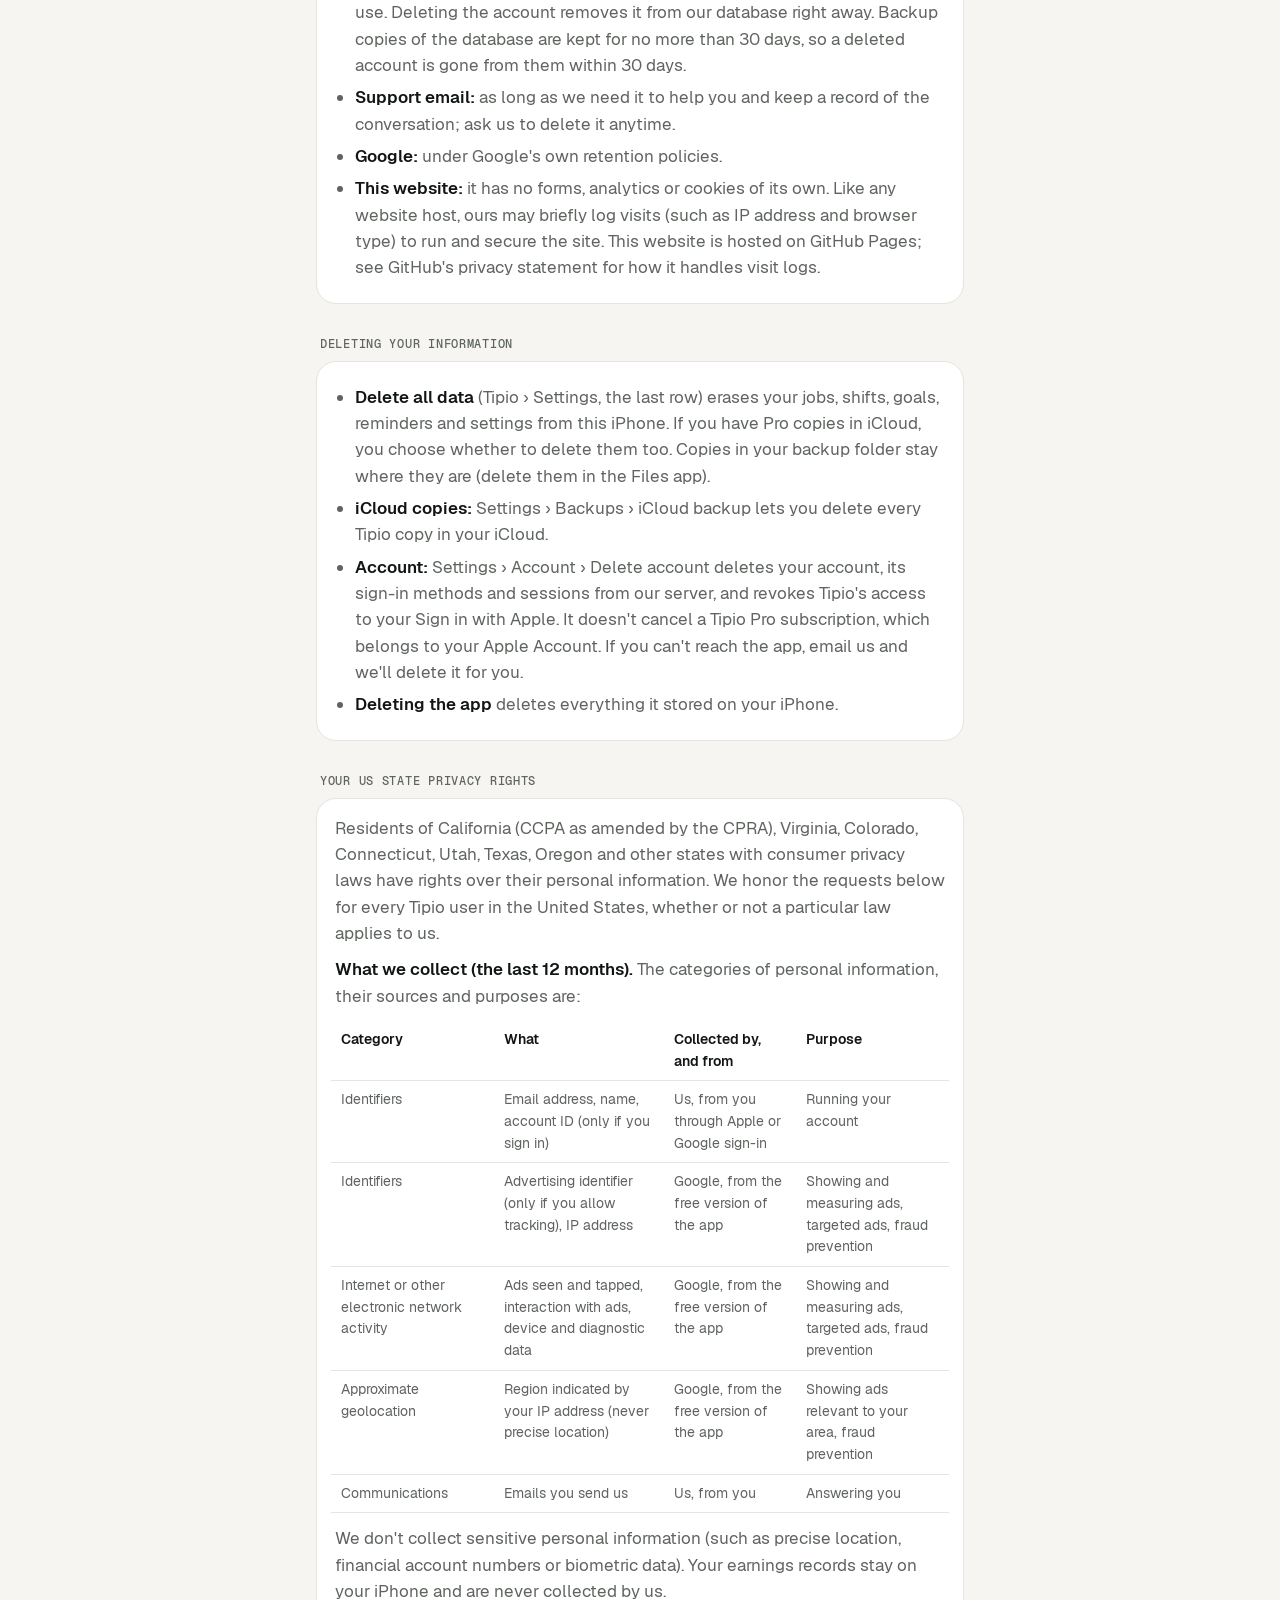
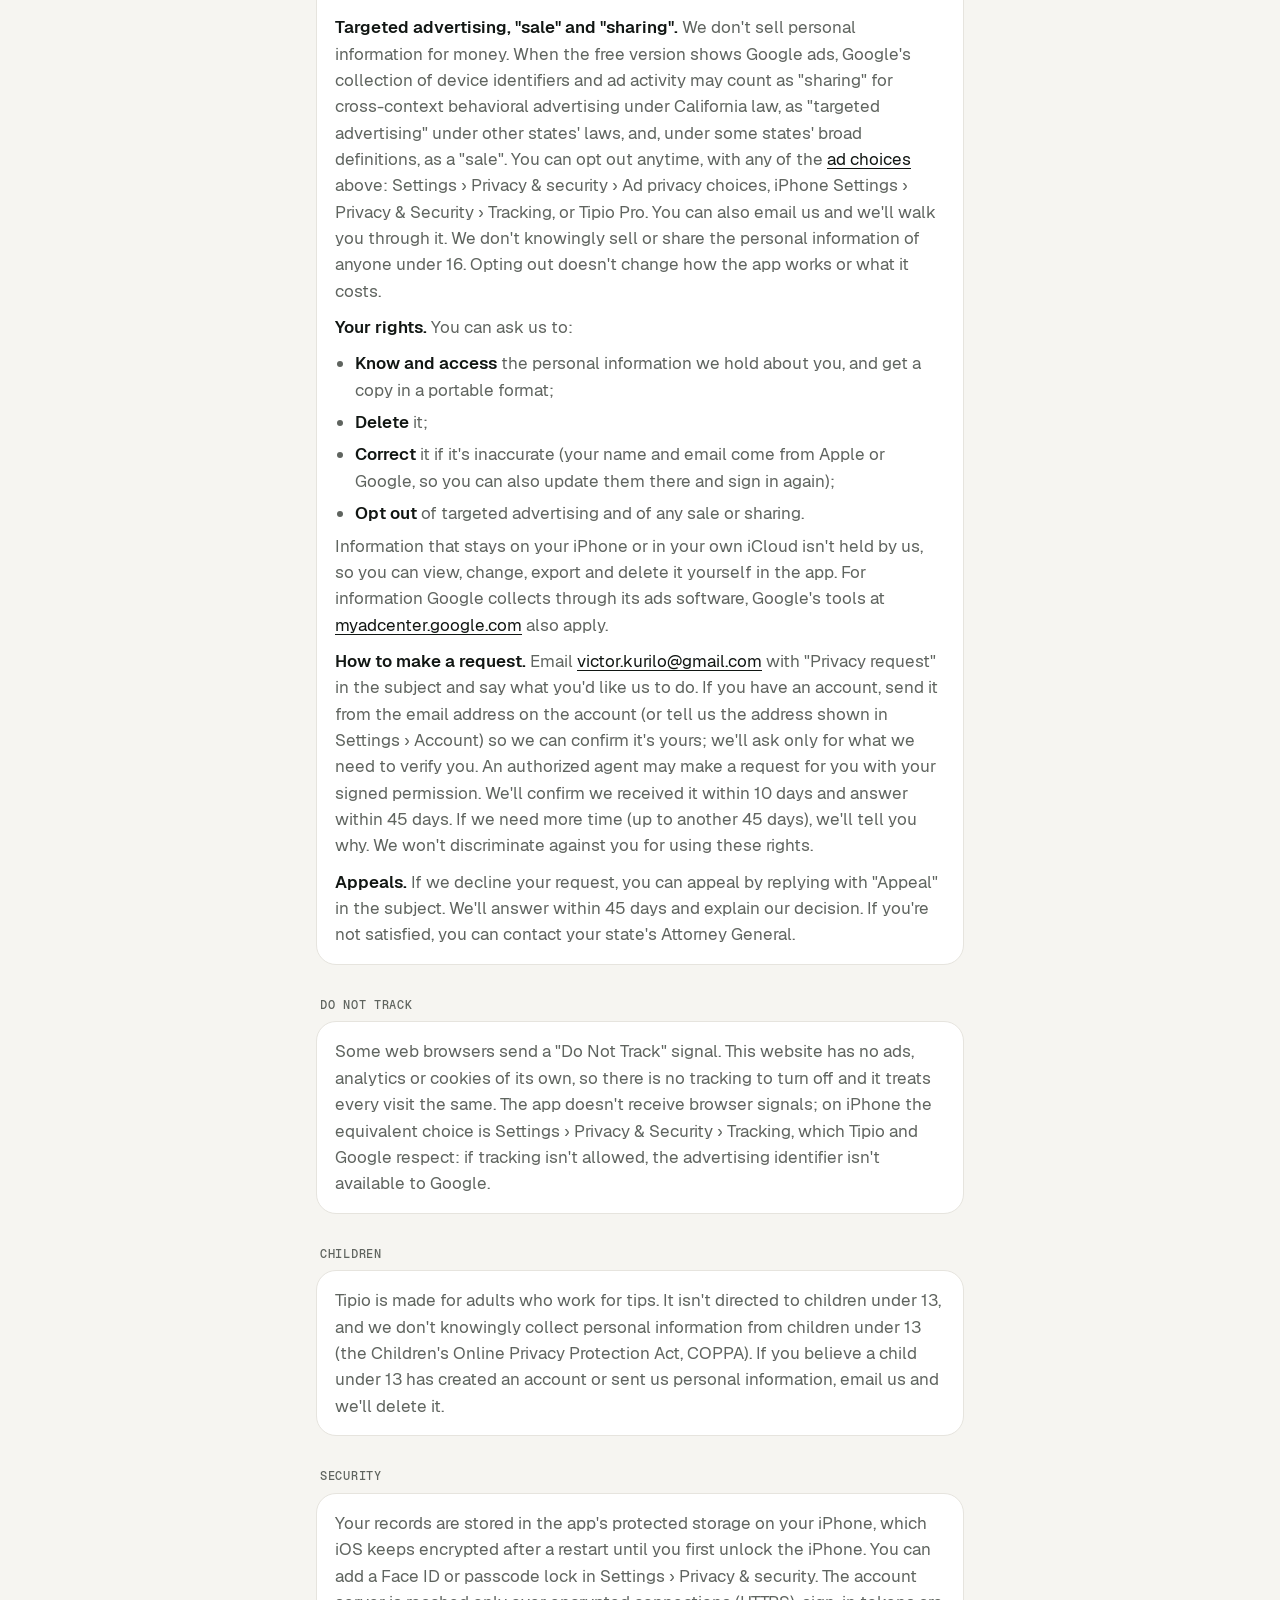
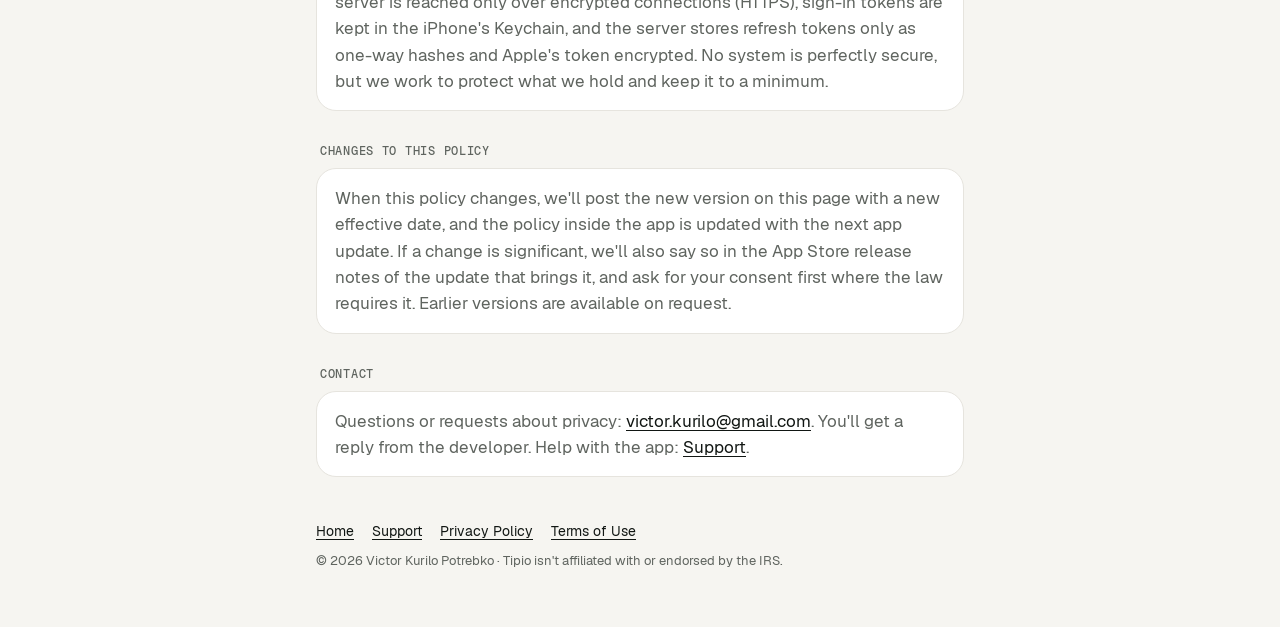
<file: privacy.html>
<!doctype html>
<html lang="en"><head>
<meta charset="utf-8"><meta name="viewport" content="width=device-width, initial-scale=1">
<title>Tipio Privacy Policy</title>
<meta name="description" content="How Tipio, the tip and hours tracker for iPhone, handles your information: your shifts stay on your iPhone.">
<meta name="theme-color" content="#F6F5F1" media="(prefers-color-scheme: light)">
<meta name="theme-color" content="#0B1220" media="(prefers-color-scheme: dark)">
<link rel="icon" href="favicon.png"><link rel="apple-touch-icon" href="apple-touch-icon.png">
<link rel="stylesheet" href="style.css">
</head><body><main>
<header class="top"><a class="brand" href="./"><img src="icon.png" alt="" width="44" height="44"><span>Tipio</span></a>
<nav aria-label="Site"><a href="support.html">Support</a><a href="privacy.html">Privacy</a></nav></header>
<h1>Privacy Policy</h1>
<p class="meta">Tipio — Tip Tracker &amp; Log · Effective November 3, 2026</p>
<p>This policy explains what information the Tipio iPhone app and this website collect, who collects it, why, how long it's kept, and the choices and rights you have. Tipio is published by Victor Kurilo Potrebko, an individual developer in Spain, called "we" or "us" below. Tipio is made for people in the United States who work for tips.</p>

<nav class="toc card pad" aria-label="On this page">
<a href="#short">The short version</a>
<a href="#device">On your iPhone</a>
<a href="#icloud">iCloud backup (Pro)</a>
<a href="#account">Optional account</a>
<a href="#ads">Ads in the free version</a>
<a href="#purchases">Purchases</a>
<a href="#email">Feedback and support email</a>
<a href="#sharing">Who receives information</a>
<a href="#retention">How long it's kept</a>
<a href="#delete">Deleting your information</a>
<a href="#state-rights">US state privacy rights</a>
<a href="#dnt">Do Not Track</a>
<a href="#children">Children</a>
<a href="#security">Security</a>
<a href="#changes">Changes to this policy</a>
<a href="#contact">Contact</a>
</nav>

<section class="sec" id="short"><h2 class="label">The short version</h2><div class="card pad ink">
<ul>
<li><strong>Your shifts stay on your iPhone.</strong> Your jobs, shifts, tips, hours, notes and settings are never sent to us. Tipio has no analytics.</li>
<li><strong>Tipio Pro can back them up to your own iCloud.</strong> That copy is in your Apple Account's private iCloud storage. We can't read it.</li>
<li><strong>An account is optional.</strong> If you choose to sign in with Apple or Google, we keep your email address, your name if you share it, and an account ID. Nothing else.</li>
<li><strong>The free version shows ads from Google.</strong> Google's ads software collects device and ad information to show and measure ads, and uses your device's advertising identifier only if you allow tracking. You can opt out, and Tipio Pro removes ads.</li>
<li><strong>Apple handles payments.</strong> We never see your payment details.</li>
<li><strong>We don't sell your personal information for money.</strong></li>
</ul>
</div></section>
<section class="sec" id="device"><h2 class="label">Information that stays on your iPhone</h2><div class="card pad">
<p>This information is stored on your device and is not collected by us:</p>
<ul>
<li><strong>Your records.</strong> Jobs, shifts, tips, hours, sales, pay, goals, notes and settings are stored in the app's own storage on your iPhone (shared with Tipio's widgets so they can show your week). They're included in your normal iPhone and iCloud device backups.</li>
<li><strong>Files you create or open.</strong> Spreadsheets, PDF reports and backup files are made only when you tap Export, Share or Save a backup, and go only where you send them. When you import, Tipio reads only the file you pick.</li>
<li><strong>Daily copy to a folder (optional).</strong> If you turn it on, Tipio saves dated copies of your shifts in the folder you pick (for example in your iCloud Drive) and keeps the last 7, plus the copy with the most shifts. The folder's provider (such as Apple's iCloud Drive) stores them under its own policy. Nothing is sent to us.</li>
<li><strong>Reminders, widgets and the Live Activity</strong> are created on your iPhone. No server of ours is involved.</li>
<li><strong>Face ID lock (optional).</strong> iOS checks your face or passcode. Tipio only learns whether the check passed and never receives face data.</li>
</ul>
<p>Deleting the app deletes all of its data on your iPhone.</p>
</div></section>
<section class="sec" id="icloud"><h2 class="label">iCloud backup (Tipio Pro)</h2><div class="card pad">
<p>With Tipio Pro, your jobs and shifts are also saved to the private database of your own iCloud account (Apple's CloudKit) a few seconds after each change, so they come back on a new iPhone signed in to the same Apple Account. Only your Apple Account can read that copy. We can't, and it never reaches a server of ours. Apple stores it under <a href="https://www.apple.com/legal/privacy/">Apple's Privacy Policy</a>. You can turn iCloud backup off in Settings › Backups › iCloud backup. When you turn it off, you choose whether to keep or delete the copies already in iCloud.</p>
</div></section>
<section class="sec" id="account"><h2 class="label">Optional account</h2><div class="card pad">
<p>You never need an account to use Tipio. If your version of Tipio shows Settings › Account and you choose to sign in:</p>
<ul>
<li><strong>Who handles sign-in.</strong> You sign in with Apple or Google, and they handle the sign-in itself under their own privacy policies (<a href="https://www.apple.com/legal/privacy/">Apple</a>, <a href="https://policies.google.com/privacy">Google</a>). With Apple you can hide your email address behind a private relay address.</li>
<li><strong>What we keep on our account server.</strong> Your email address (or Apple's relay address), your name if Apple or Google share it, an account ID, which sign-in method you used and the ID Apple or Google gives you for it, when the account was created and last signed in to, and your sign-in sessions. For Sign in with Apple, we also keep an encrypted token from Apple so we can revoke Tipio's access when you delete the account.</li>
<li><strong>Why.</strong> Only to run your account and keep it secure. We never use it for advertising or tracking, and we never sell it or share it with advertisers.</li>
<li><strong>What we don't receive.</strong> Your jobs, shifts, tips, hours and notes are not uploaded. They stay on your iPhone whether or not you sign in.</li>
<li><strong>Server logs.</strong> Our server's logs record account IDs and whether requests succeeded, never tokens, email addresses or names. To prevent abuse, the server counts recent requests per IP address in memory and doesn't store IP addresses with your account. Server logs are kept for no more than 30 days.</li>
<li><strong>Your choices.</strong> Sign out anytime. Delete the account anytime in Settings › Account › Delete account. See <a href="#delete">Deleting your information</a>.</li>
</ul>
</div></section>
<section class="sec" id="ads"><h2 class="label">Ads in the free version</h2><div class="card pad">
<p>The free version of Tipio shows one ad, at the end of your shifts list, from Google AdMob (the Google Mobile Ads SDK). It never appears in Tipio Pro. Ads start only after you've finished setup, and before the first ad Tipio shows Google's consent form where the law requires one (Google's User Messaging Platform), and then Apple's App Tracking Transparency question.</p>
<p><strong>What Google's ads software collects</strong>, to choose, show and measure ads, limit how often you see them, and prevent fraud:</p>
<ul>
<li>your device's advertising identifier (IDFA), <strong>only if you allow tracking</strong> when asked; otherwise Google can't access it;</li>
<li>your IP address and the approximate location it indicates;</li>
<li>the ads you see and tap, and how you interact with them;</li>
<li>device and app information, and crash and performance data from the ads software.</li>
</ul>
<p>Google never receives your shifts, tips, hours, notes or anything you type into Tipio. Your consent choices are stored on your iPhone. If you allow tracking, Google and its ad partners may use this information to show you ads based on your activity across apps and websites (targeted or personalized advertising). If you don't, you'll still see ads, but they won't be based on your activity elsewhere. Ads may also use Apple's SKAdNetwork, which measures ad results without identifying you.</p>
<p>How Google uses information from apps that use its services: <a href="https://policies.google.com/technologies/partner-sites">policies.google.com/technologies/partner-sites</a>. Google's privacy policy: <a href="https://policies.google.com/privacy">policies.google.com/privacy</a>.</p>
<p><strong>Your ad choices:</strong></p>
<ul>
<li><strong>Tipio › Settings › Privacy &amp; security › Ad privacy choices</strong> opens Google's form to change your consent or opt out of the sale or sharing of your information for targeted ads, where Google's rules apply to you.</li>
<li><strong>iPhone Settings › Privacy &amp; Security › Tracking</strong>: turn off Tipio, or turn off Allow Apps to Request to Track. Tipio › Settings › Privacy &amp; security › Ad tracking shows your current answer and opens that setting.</li>
<li><strong>Tipio Pro</strong> removes ads completely, so Google's ads software no longer runs.</li>
</ul>
</div></section>
<section class="sec" id="purchases"><h2 class="label">Purchases</h2><div class="card pad">
<p>Subscriptions and the Lifetime unlock are processed entirely by Apple through the App Store. We never see your name, payment details or billing address. Tipio checks on your iPhone whether you have Pro, using Apple's StoreKit, and shows your purchase history from Apple there. Apple handles purchase data under <a href="https://www.apple.com/legal/privacy/">Apple's Privacy Policy</a>. Manage or cancel subscriptions in iPhone Settings › your name › Subscriptions.</p>
</div></section>
<section class="sec" id="email"><h2 class="label">Feedback and support email</h2><div class="card pad">
<p>If you send feedback from Settings › Help &amp; feedback or write to us, it's an email you send yourself. Tipio fills in its version, your iOS version, your iPhone model and whether you have Pro, so we can help; you see all of it before you send. No shifts, tips or notes are included unless you add them. We receive your email address and whatever you write, and use them only to answer you and improve Tipio.</p>
</div></section>
<section class="sec" id="sharing"><h2 class="label">Who receives information</h2><div class="card pad">
<p>We don't sell personal information for money, and we don't share the account information we hold with advertisers. Information reaches these parties:</p>
<ul>
<li><strong>Google</strong> collects the ad information described in <a href="#ads">Ads in the free version</a> directly from the free version of the app, as an independent company under its own policies. Google also handles Sign in with Google if you choose it.</li>
<li><strong>Apple</strong> handles App Store purchases, iCloud backup, iCloud Drive (if you choose it for the daily copy) and Sign in with Apple.</li>
<li><strong>Our hosting provider</strong> runs the account server for us and may process account information only to provide that service. It is bound to use that information only to run the service for us.</li>
<li><strong>Authorities</strong>, only if the law requires us to disclose information we hold, or to protect the rights and safety of our users or others.</li>
<li><strong>A successor</strong>, if Tipio is ever sold or transferred, in which case this policy continues to apply to information collected under it.</li>
</ul>
<p>Third parties other than Google (its ad partners, through Google's systems) don't collect information about your activity in Tipio over time or across other apps and websites.</p>
</div></section>
<section class="sec" id="retention"><h2 class="label">How long information is kept</h2><div class="card pad">
<ul>
<li><strong>On your iPhone, in your folder and in your iCloud:</strong> until you delete it. You control it.</li>
<li><strong>Account:</strong> until you delete it. Sign-in sessions end after 60 days without use. Deleting the account removes it from our database right away. Backup copies of the database are kept for no more than 30 days, so a deleted account is gone from them within 30 days.</li>
<li><strong>Support email:</strong> as long as we need it to help you and keep a record of the conversation; ask us to delete it anytime.</li>
<li><strong>Google:</strong> under Google's own retention policies.</li>
<li><strong>This website:</strong> it has no forms, analytics or cookies of its own. Like any website host, ours may briefly log visits (such as IP address and browser type) to run and secure the site. This website is hosted on GitHub Pages; see GitHub's privacy statement for how it handles visit logs.</li>
</ul>
</div></section>
<section class="sec" id="delete"><h2 class="label">Deleting your information</h2><div class="card pad">
<ul>
<li><strong>Delete all data</strong> (Tipio › Settings, the last row) erases your jobs, shifts, goals, reminders and settings from this iPhone. If you have Pro copies in iCloud, you choose whether to delete them too. Copies in your backup folder stay where they are (delete them in the Files app).</li>
<li><strong>iCloud copies:</strong> Settings › Backups › iCloud backup lets you delete every Tipio copy in your iCloud.</li>
<li><strong>Account:</strong> Settings › Account › Delete account deletes your account, its sign-in methods and sessions from our server, and revokes Tipio's access to your Sign in with Apple. It doesn't cancel a Tipio Pro subscription, which belongs to your Apple Account. If you can't reach the app, email us and we'll delete it for you.</li>
<li><strong>Deleting the app</strong> deletes everything it stored on your iPhone.</li>
</ul>
</div></section>
<section class="sec" id="state-rights"><h2 class="label">Your US state privacy rights</h2><div class="card pad">
<p>Residents of California (CCPA as amended by the CPRA), Virginia, Colorado, Connecticut, Utah, Texas, Oregon and other states with consumer privacy laws have rights over their personal information. We honor the requests below for every Tipio user in the United States, whether or not a particular law applies to us.</p>
<p><strong>What we collect (the last 12 months).</strong> The categories of personal information, their sources and purposes are:</p>
<div class="table"><table>
<thead><tr><th>Category</th><th>What</th><th>Collected by, and from</th><th>Purpose</th></tr></thead>
<tbody>
<tr><td>Identifiers</td><td>Email address, name, account ID (only if you sign in)</td><td>Us, from you through Apple or Google sign-in</td><td>Running your account</td></tr>
<tr><td>Identifiers</td><td>Advertising identifier (only if you allow tracking), IP address</td><td>Google, from the free version of the app</td><td>Showing and measuring ads, targeted ads, fraud prevention</td></tr>
<tr><td>Internet or other electronic network activity</td><td>Ads seen and tapped, interaction with ads, device and diagnostic data</td><td>Google, from the free version of the app</td><td>Showing and measuring ads, targeted ads, fraud prevention</td></tr>
<tr><td>Approximate geolocation</td><td>Region indicated by your IP address (never precise location)</td><td>Google, from the free version of the app</td><td>Showing ads relevant to your area, fraud prevention</td></tr>
<tr><td>Communications</td><td>Emails you send us</td><td>Us, from you</td><td>Answering you</td></tr>
</tbody></table></div>
<p>We don't collect sensitive personal information (such as precise location, financial account numbers or biometric data). Your earnings records stay on your iPhone and are never collected by us.</p>
<p><strong>Targeted advertising, "sale" and "sharing".</strong> We don't sell personal information for money. When the free version shows Google ads, Google's collection of device identifiers and ad activity may count as "sharing" for cross-context behavioral advertising under California law, as "targeted advertising" under other states' laws, and, under some states' broad definitions, as a "sale". You can opt out anytime, with any of the <a href="#ads">ad choices</a> above: Settings › Privacy &amp; security › Ad privacy choices, iPhone Settings › Privacy &amp; Security › Tracking, or Tipio Pro. You can also email us and we'll walk you through it. We don't knowingly sell or share the personal information of anyone under 16. Opting out doesn't change how the app works or what it costs.</p>
<p><strong>Your rights.</strong> You can ask us to:</p>
<ul>
<li><strong>Know and access</strong> the personal information we hold about you, and get a copy in a portable format;</li>
<li><strong>Delete</strong> it;</li>
<li><strong>Correct</strong> it if it's inaccurate (your name and email come from Apple or Google, so you can also update them there and sign in again);</li>
<li><strong>Opt out</strong> of targeted advertising and of any sale or sharing.</li>
</ul>
<p>Information that stays on your iPhone or in your own iCloud isn't held by us, so you can view, change, export and delete it yourself in the app. For information Google collects through its ads software, Google's tools at <a href="https://myadcenter.google.com/">myadcenter.google.com</a> also apply.</p>
<p><strong>How to make a request.</strong> Email <a href="mailto:victor.kurilo@gmail.com?subject=Tipio%20privacy%20request">victor.kurilo@gmail.com</a> with "Privacy request" in the subject and say what you'd like us to do. If you have an account, send it from the email address on the account (or tell us the address shown in Settings › Account) so we can confirm it's yours; we'll ask only for what we need to verify you. An authorized agent may make a request for you with your signed permission. We'll confirm we received it within 10 days and answer within 45 days. If we need more time (up to another 45 days), we'll tell you why. We won't discriminate against you for using these rights.</p>
<p><strong>Appeals.</strong> If we decline your request, you can appeal by replying with "Appeal" in the subject. We'll answer within 45 days and explain our decision. If you're not satisfied, you can contact your state's Attorney General.</p>
</div></section>
<section class="sec" id="dnt"><h2 class="label">Do Not Track</h2><div class="card pad">
<p>Some web browsers send a "Do Not Track" signal. This website has no ads, analytics or cookies of its own, so there is no tracking to turn off and it treats every visit the same. The app doesn't receive browser signals; on iPhone the equivalent choice is Settings › Privacy &amp; Security › Tracking, which Tipio and Google respect: if tracking isn't allowed, the advertising identifier isn't available to Google.</p>
</div></section>
<section class="sec" id="children"><h2 class="label">Children</h2><div class="card pad">
<p>Tipio is made for adults who work for tips. It isn't directed to children under 13, and we don't knowingly collect personal information from children under 13 (the Children's Online Privacy Protection Act, COPPA). If you believe a child under 13 has created an account or sent us personal information, email us and we'll delete it.</p>
</div></section>
<section class="sec" id="security"><h2 class="label">Security</h2><div class="card pad">
<p>Your records are stored in the app's protected storage on your iPhone, which iOS keeps encrypted after a restart until you first unlock the iPhone. You can add a Face ID or passcode lock in Settings › Privacy &amp; security. The account server is reached only over encrypted connections (HTTPS), sign-in tokens are kept in the iPhone's Keychain, and the server stores refresh tokens only as one-way hashes and Apple's token encrypted. No system is perfectly secure, but we work to protect what we hold and keep it to a minimum.</p>
</div></section>
<section class="sec" id="changes"><h2 class="label">Changes to this policy</h2><div class="card pad">
<p>When this policy changes, we'll post the new version on this page with a new effective date, and the policy inside the app is updated with the next app update. If a change is significant, we'll also say so in the App Store release notes of the update that brings it, and ask for your consent first where the law requires it. Earlier versions are available on request.</p>
</div></section>
<section class="sec" id="contact"><h2 class="label">Contact</h2><div class="card pad">
<p>Questions or requests about privacy: <a href="mailto:victor.kurilo@gmail.com?subject=Tipio%20privacy">victor.kurilo@gmail.com</a>. You'll get a reply from the developer. Help with the app: <a href="support.html">Support</a>.</p>
</div></section>
<footer><nav aria-label="Legal"><a href="./">Home</a><a href="support.html">Support</a><a href="privacy.html">Privacy Policy</a><a href="https://www.apple.com/legal/internet-services/itunes/dev/stdeula/">Terms of Use</a></nav>
<p>© 2026 Victor Kurilo Potrebko · Tipio isn't affiliated with or endorsed by the IRS.</p></footer>
</main></body></html>
</file>
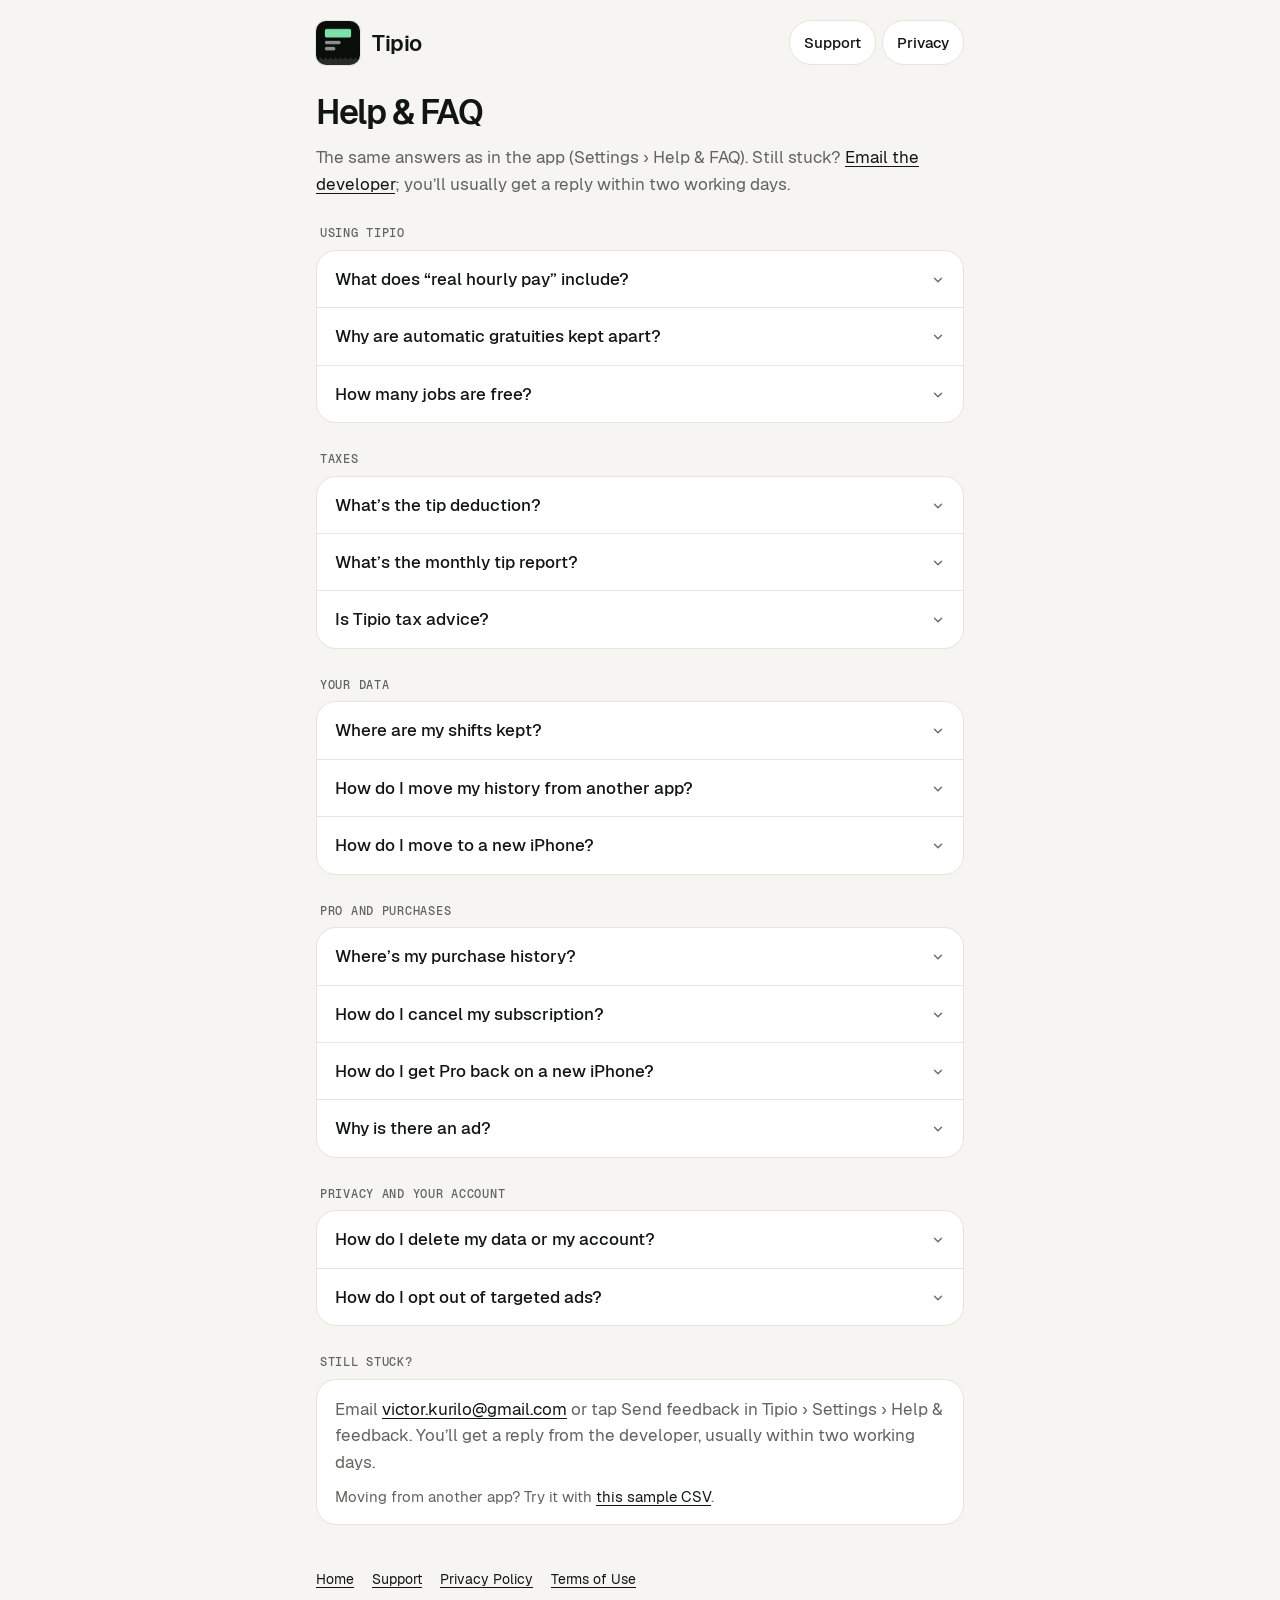
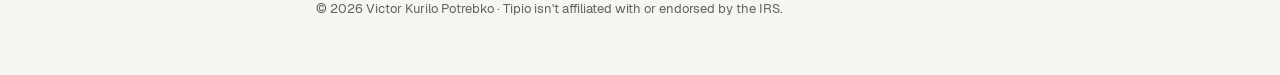
<file: support.html>
<!doctype html>
<html lang="en"><head>
<meta charset="utf-8"><meta name="viewport" content="width=device-width, initial-scale=1">
<title>Tipio Support</title>
<meta name="description" content="Help and answers for Tipio, the tip and hours tracker for iPhone.">
<meta name="theme-color" content="#F6F5F1" media="(prefers-color-scheme: light)">
<meta name="theme-color" content="#0B1220" media="(prefers-color-scheme: dark)">
<link rel="icon" href="favicon.png"><link rel="apple-touch-icon" href="apple-touch-icon.png">
<link rel="stylesheet" href="style.css">
</head><body><main>
<header class="top"><a class="brand" href="./"><img src="icon.png" alt="" width="44" height="44"><span>Tipio</span></a>
<nav aria-label="Site"><a href="support.html">Support</a><a href="privacy.html">Privacy</a></nav></header>

<h1>Help &amp; FAQ</h1>
<p class="lede">The same answers as in the app (Settings › Help &amp; FAQ). Still stuck? <a href="mailto:victor.kurilo@gmail.com?subject=Tipio%20support">Email the developer</a>; you’ll usually get a reply within two working days.</p>
<p class="label">Using Tipio</p><div class="card list">
<details><summary><span>What does “real hourly pay” include?</span><svg class="chev" width="14" height="14" viewBox="0 0 24 24" fill="none" stroke="currentColor" stroke-width="2.6" stroke-linecap="round" stroke-linejoin="round" aria-hidden="true"><path d="m6 9 6 6 6-6"/></svg></summary><p>The tips you kept (card and cash, minus tip-out), your base pay for the hours worked, and any automatic gratuities, divided by your hours. Shifts logged without hours count toward your totals but not your hourly rate.</p></details>
<details><summary><span>Why are automatic gratuities kept apart?</span><svg class="chev" width="14" height="14" viewBox="0 0 24 24" fill="none" stroke="currentColor" stroke-width="2.6" stroke-linecap="round" stroke-linejoin="round" aria-hidden="true"><path d="m6 9 6 6 6-6"/></svg></summary><p>Automatic gratuities and service charges are paid as wages, not tips, so they don’t count as qualified tips for the federal tip deduction. Tipio adds them to what you earned but keeps them out of your tip totals.</p></details>
<details><summary><span>How many jobs are free?</span><svg class="chev" width="14" height="14" viewBox="0 0 24 24" fill="none" stroke="currentColor" stroke-width="2.6" stroke-linecap="round" stroke-linejoin="round" aria-hidden="true"><path d="m6 9 6 6 6-6"/></svg></summary><p>Two, for example a main job and a side gig, each with unlimited shifts. Tipio Pro adds a third job and more. You’re never charged per job.</p></details>
</div>
<p class="label">Taxes</p><div class="card list">
<details><summary><span>What’s the tip deduction?</span><svg class="chev" width="14" height="14" viewBox="0 0 24 24" fill="none" stroke="currentColor" stroke-width="2.6" stroke-linecap="round" stroke-linejoin="round" aria-hidden="true"><path d="m6 9 6 6 6-6"/></svg></summary><p>A federal income tax deduction for tips in tax years 2025 to 2028 (26 U.S.C. §224): up to $25,000 of qualified tips per return. Your job must be on the Treasury’s list of jobs that customarily received tips, and the tips must be on your W-2, a 1099 or Form 4137. It shrinks once modified AGI passes $150,000 ($300,000 joint). Automatic gratuities don’t count, and Social Security, Medicare and state taxes may still apply. The Taxes tab shows where you stand: an estimate, not tax advice.</p></details>
<details><summary><span>What’s the monthly tip report?</span><svg class="chev" width="14" height="14" viewBox="0 0 24 24" fill="none" stroke="currentColor" stroke-width="2.6" stroke-linecap="round" stroke-linejoin="round" aria-hidden="true"><path d="m6 9 6 6 6-6"/></svg></summary><p>If your tips at a job add up to $20 or more in a month, you report them to that employer by the 10th of the next month (IRS Publication 531). The Taxes tab shows each job’s cash, card, paid-out and kept tips for last month and this month so far.</p></details>
<details><summary><span>Is Tipio tax advice?</span><svg class="chev" width="14" height="14" viewBox="0 0 24 24" fill="none" stroke="currentColor" stroke-width="2.6" stroke-linecap="round" stroke-linejoin="round" aria-hidden="true"><path d="m6 9 6 6 6-6"/></svg></summary><p>No. It’s for personal record-keeping only: a record of what you enter. Totals are estimates; your W-2 and a tax professional have the final word. Tipio doesn’t file anything with the IRS or your employer, and it isn’t affiliated with or endorsed by the IRS.</p></details>
</div>
<p class="label">Your data</p><div class="card list">
<details><summary><span>Where are my shifts kept?</span><svg class="chev" width="14" height="14" viewBox="0 0 24 24" fill="none" stroke="currentColor" stroke-width="2.6" stroke-linecap="round" stroke-linejoin="round" aria-hidden="true"><path d="m6 9 6 6 6-6"/></svg></summary><p>On this iPhone, and in your iPhone and iCloud backups. They never go to a server, even if you sign in. With Pro, iCloud backup also keeps a copy in your own private iCloud, and the daily copy to a folder (free) puts one in a folder you pick.</p></details>
<details><summary><span>How do I move my history from another app?</span><svg class="chev" width="14" height="14" viewBox="0 0 24 24" fill="none" stroke="currentColor" stroke-width="2.6" stroke-linecap="round" stroke-linejoin="round" aria-hidden="true"><path d="m6 9 6 6 6-6"/></svg></summary><p>Export a CSV from your old app or spreadsheet, save it to Files, then tap Import CSV or restore a backup in Settings › Your data. You’ll see a preview first, and duplicates are skipped.</p></details>
<details><summary><span>How do I move to a new iPhone?</span><svg class="chev" width="14" height="14" viewBox="0 0 24 24" fill="none" stroke="currentColor" stroke-width="2.6" stroke-linecap="round" stroke-linejoin="round" aria-hidden="true"><path d="m6 9 6 6 6-6"/></svg></summary><p>With Pro’s iCloud backup on, sign in to the same Apple Account on the new iPhone and open Tipio: your shifts come back by themselves. Without Pro, turn on Daily copy to a folder (Settings › Backups) and pick a folder in iCloud Drive; on the new iPhone, choose the same folder and Tipio offers to restore. Setting up the new iPhone from your old one’s backup brings your shifts too. Then tap Restore purchases to bring Pro back.</p></details>
</div>
<p class="label">Pro and purchases</p><div class="card list">
<details><summary><span>Where’s my purchase history?</span><svg class="chev" width="14" height="14" viewBox="0 0 24 24" fill="none" stroke="currentColor" stroke-width="2.6" stroke-linecap="round" stroke-linejoin="round" aria-hidden="true"><path d="m6 9 6 6 6-6"/></svg></summary><p>Settings › Subscription &amp; purchases lists every Tipio Pro purchase on your Apple Account. Apple keeps the full record of what you’ve bought and any refunds: iPhone Settings › your name › Media &amp; Purchases › View Account › Purchase History, or reportaproblem.apple.com.</p></details>
<details><summary><span>How do I cancel my subscription?</span><svg class="chev" width="14" height="14" viewBox="0 0 24 24" fill="none" stroke="currentColor" stroke-width="2.6" stroke-linecap="round" stroke-linejoin="round" aria-hidden="true"><path d="m6 9 6 6 6-6"/></svg></summary><p>In Settings, tap Manage subscription under Tipio Pro (or iPhone Settings › your name › Subscriptions › Tipio Pro), then Cancel Subscription. Cancel at least 24 hours before the trial or period ends; Pro stays until then. Deleting Tipio, your data or your Tipio account doesn’t cancel it.</p></details>
<details><summary><span>How do I get Pro back on a new iPhone?</span><svg class="chev" width="14" height="14" viewBox="0 0 24 24" fill="none" stroke="currentColor" stroke-width="2.6" stroke-linecap="round" stroke-linejoin="round" aria-hidden="true"><path d="m6 9 6 6 6-6"/></svg></summary><p>Use the same Apple Account and tap Restore purchases in Settings › Subscription &amp; purchases. Lifetime and subscriptions both come back, and nothing is charged again.</p></details>
<details><summary><span>Why is there an ad?</span><svg class="chev" width="14" height="14" viewBox="0 0 24 24" fill="none" stroke="currentColor" stroke-width="2.6" stroke-linecap="round" stroke-linejoin="round" aria-hidden="true"><path d="m6 9 6 6 6-6"/></svg></summary><p>The free version shows one small ad from Google at the end of your shifts list, which keeps Tipio free. It never covers your numbers, and Tipio Pro removes it. To stop ad tracking: iPhone Settings › Privacy &amp; Security › Tracking › Tipio. Your shifts and tips are never shared.</p></details>
</div>
<p class="label">Privacy and your account</p><div class="card list">
<details><summary><span>How do I delete my data or my account?</span><svg class="chev" width="14" height="14" viewBox="0 0 24 24" fill="none" stroke="currentColor" stroke-width="2.6" stroke-linecap="round" stroke-linejoin="round" aria-hidden="true"><path d="m6 9 6 6 6-6"/></svg></summary><p>Tipio › Settings › Delete all data (the last row) erases your shifts, jobs and settings from this iPhone; with Pro you choose whether your iCloud copies go too. If you signed in, Settings › Account › Delete account deletes the account from our server (it doesn’t cancel a subscription). To ask what we hold about you, or to have it deleted or corrected, email us with “Privacy request” in the subject.</p></details>
<details><summary><span>How do I opt out of targeted ads?</span><svg class="chev" width="14" height="14" viewBox="0 0 24 24" fill="none" stroke="currentColor" stroke-width="2.6" stroke-linecap="round" stroke-linejoin="round" aria-hidden="true"><path d="m6 9 6 6 6-6"/></svg></summary><p>iPhone Settings › Privacy &amp; Security › Tracking › Tipio stops ad tracking. Tipio › Settings › Privacy &amp; security › Ad privacy choices changes your ad consent where Google’s rules apply. Tipio Pro removes ads. Your shifts and tips are never shared.</p></details>
</div>
<p class="label">Still stuck?</p><div class="card pad"><p>Email <a href="mailto:victor.kurilo@gmail.com?subject=Tipio%20support">victor.kurilo@gmail.com</a> or tap Send feedback in Tipio › Settings › Help &amp; feedback. You’ll get a reply from the developer, usually within two working days.</p><p class="small">Moving from another app? Try it with <a href="sample-tips.csv">this sample CSV</a>.</p></div>
<footer><nav aria-label="Legal"><a href="./">Home</a><a href="support.html">Support</a><a href="privacy.html">Privacy Policy</a><a href="https://www.apple.com/legal/internet-services/itunes/dev/stdeula/">Terms of Use</a></nav>
<p>© 2026 Victor Kurilo Potrebko · Tipio isn't affiliated with or endorsed by the IRS.</p></footer>
</main></body></html>
</file>
<file: style.css>
/* Tipio's website in the app's own look: light = theme 1 "Ink & Tangerine"
   (paper, white cards, ink), dark = theme 4 "Midnight Mint" (navy, mint links),
   Geist with Geist Mono section labels, values from Sources/Shared/DesignSystem/Tokens.swift. */
@font-face { font-family: "Geist"; src: url("fonts/Geist-Regular.ttf") format("truetype"); font-weight: 400; font-display: swap; }
@font-face { font-family: "Geist"; src: url("fonts/Geist-Medium.ttf") format("truetype"); font-weight: 500; font-display: swap; }
@font-face { font-family: "Geist"; src: url("fonts/Geist-SemiBold.ttf") format("truetype"); font-weight: 600; font-display: swap; }
@font-face { font-family: "Geist Mono"; src: url("fonts/GeistMono-Medium.ttf") format("truetype"); font-weight: 500; font-display: swap; }

:root {
  --paper: #F6F5F1; --card: #FFFFFF; --edge: #E6E4DE; --ink: #111613; --text: #111613;
  --muted: #5F645F; --tertiary: #6E746F; --link: #111613; --mint: #7DE0A8;
  --inkSurface: #111613; --onInk: #FFFFFF; --onInkSec: #A9B0AA; --accent: #FF6A3D;
  color-scheme: light;
}
@media (prefers-color-scheme: dark) {
  :root {
    --paper: #0B1220; --card: #141C2E; --edge: #24304A; --ink: #E8EEF8; --text: #E8EEF8;
    --muted: #94A3B8; --tertiary: #8493AB; --link: #5EEAD4; --mint: #5EEAD4;
    --inkSurface: #070C17; --onInk: #E8EEF8; --onInkSec: #9FADC1; --accent: #5EEAD4;
    color-scheme: dark;
  }
}

* { box-sizing: border-box; }
body { margin: 0; background: var(--paper); color: var(--text);
  font: 17px/1.55 "Geist", -apple-system, BlinkMacSystemFont, system-ui, sans-serif;
  -webkit-font-smoothing: antialiased; }
main { max-width: 680px; margin: 0 auto; padding: 20px 16px 56px; }
a { color: var(--link); text-underline-offset: 3px; text-decoration-thickness: 1px; }
p { margin: 0 0 10px; }
p:last-child { margin-bottom: 0; }
strong { font-weight: 600; color: var(--text); }

/* Header: the app icon and the name, like the welcome screen's mark. */
.top { display: flex; align-items: center; justify-content: space-between; gap: 12px; margin-bottom: 28px; }
.brand { display: flex; align-items: center; gap: 12px; color: var(--text); text-decoration: none;
  font-weight: 600; font-size: 22px; letter-spacing: -0.02em; }
.brand img { width: 44px; height: 44px; border-radius: 10px; box-shadow: 0 0 0 1px var(--edge); }
.top nav { display: flex; gap: 6px; }
.top nav a { text-decoration: none; font-size: 15px; font-weight: 500; color: var(--text);
  padding: 10px 14px; border-radius: 22px; background: var(--card); border: 1px solid var(--edge); }

h1 { font-size: 34px; line-height: 1.15; font-weight: 600; letter-spacing: -0.04em; margin: 0 0 12px; }
.lede { color: var(--muted); }
.meta { font-family: "Geist Mono", ui-monospace, monospace; font-size: 12px; letter-spacing: 0.04em;
  text-transform: uppercase; color: var(--tertiary); }

/* The app's section label: Geist Mono caps over a card, inset 4 pt. */
.label { font-family: "Geist Mono", ui-monospace, monospace; font-size: 12px; font-weight: 500;
  letter-spacing: 0.06em; text-transform: uppercase; color: var(--muted); margin: 28px 4px 8px; line-height: 1.4; }
h2.label { margin-top: 32px; }

.card { background: var(--card); border: 1px solid var(--edge); border-radius: 20px; }
.card.pad { padding: 16px 18px; }
.card p, .card li { color: var(--muted); }
.card ul { margin: 0; padding-left: 20px; }
.card li { margin: 6px 0; }
.small { font-size: 15px; }

/* The ink card (the app's "Best day" card, the timer card). */
.card.ink { background: var(--inkSurface); border-color: transparent; color: var(--onInk); }
.card.ink p, .card.ink li { color: var(--onInkSec); }
.card.ink strong, .card.ink h1 { color: var(--onInk); }
.card.ink a { color: var(--mint); }
.label.on-ink { color: var(--mint); margin: 0 0 6px; }
@media (prefers-color-scheme: dark) { .card.ink { border-color: rgba(94, 234, 212, 0.18); } }


/* Rows in a card with hairlines between them, like Settings. */
.list > * + * { border-top: 1px solid var(--edge); }
.row { padding: 14px 18px; }
.row strong { display: block; margin-bottom: 2px; }
.row p { margin: 0; font-size: 16px; }

/* Help & FAQ rows: the question, a chevron, the answer when open. */
details summary { list-style: none; cursor: pointer; display: flex; align-items: baseline; justify-content: space-between;
  gap: 12px; padding: 15px 18px; min-height: 52px; font-weight: 500; color: var(--text); }
details summary::-webkit-details-marker { display: none; }
details summary:focus-visible { outline: 2px solid var(--link); outline-offset: -2px; border-radius: 20px; }
details .chev { flex: none; color: var(--tertiary); transition: transform .2s ease; transform: translateY(2px); }
details[open] .chev { transform: translateY(2px) rotate(180deg); }
details p { padding: 0 18px 14px; margin: 0; font-size: 16px; }

/* Policy contents and tables. */
.toc { display: flex; flex-wrap: wrap; gap: 4px 16px; font-size: 15px; margin: 16px 0 4px; }
.table { overflow-x: auto; margin: 12px -4px; }
table { border-collapse: collapse; width: 100%; font-size: 14px; color: var(--muted); min-width: 520px; }
th, td { text-align: left; vertical-align: top; padding: 8px 10px; border-bottom: 1px solid var(--edge); }
th { color: var(--text); font-weight: 600; }
.sec { scroll-margin-top: 16px; }

footer { margin-top: 44px; font-size: 14px; color: var(--muted); }
footer nav { display: flex; flex-wrap: wrap; gap: 6px 18px; margin-bottom: 8px; }
footer p { font-size: 13px; }

/* ==========================================================================
   Landing page (index.html, <body class="lp">): direction A "Know what you
   really make" from the Claude Design canvas, boards LP-A-Desktop (1440) and
   LP-A-Mobile (390). Everything below is scoped to .lp so support.html and
   privacy.html keep their 680px column.
   ========================================================================== */
.lp {
  --body: #3A403C;          /* the boards' secondary copy */
  --accentText: #C2410C;    /* tangerine for small text: #FF6A3D is 2.9:1 on white */
  --pos: #11743F;           /* green for text on paper and white */
  --check: #13814B;
  --frame: #111613;         /* phone bezel */
  --band: #111613; --bandCard: #1A201D; --bandText: #FFFFFF; --bandSec: #C9D6CF; --bandMuted: #8A938D;
  --bandRule: #3A423E; --bandAccent: #7DE0A8; --chipBg: #FF6A3D; --chipText: #111613;
  --shadow: 0 30px 60px -20px rgba(17, 22, 19, .35), 0 0 0 1px rgba(17, 22, 19, .06);
  font-size: 17px; line-height: 1.47; overflow-x: hidden;
}
@media (prefers-color-scheme: dark) {
  .lp {
    --body: #C4CFDF; --accentText: #5EEAD4; --pos: #5EEAD4; --check: #5EEAD4; --frame: #000000;
    --band: #070C17; --bandCard: #141C2E; --bandText: #E8EEF8; --bandSec: #C4CFDF; --bandMuted: #9FADC1;
    --bandRule: #24304A; --bandAccent: #5EEAD4; --chipBg: #5EEAD4; --chipText: #0B1220;
    --shadow: 0 30px 60px -20px rgba(0, 0, 0, .6), 0 0 0 1px rgba(232, 238, 248, .10);
  }
}
.lp main { max-width: none; margin: 0; padding: 0; }
.lp img { max-width: 100%; }
.lp h1, .lp h2, .lp h3, .lp p { margin: 0; }
.lp :target { scroll-margin-top: 16px; }
.wrap { width: 100%; max-width: 1232px; margin: 0 auto; padding-left: 16px; padding-right: 16px; }

/* Type */
.eyebrow { font-family: "Geist Mono", ui-monospace, monospace; font-size: 13px; line-height: 18px; font-weight: 500;
  letter-spacing: .08em; text-transform: uppercase; color: var(--muted); }
.eyebrow.pos { color: var(--pos); }
.eyebrow.hot { color: var(--accentText); font-size: 12px; line-height: 17px; }
.display { font-size: clamp(46px, 5.6vw + 6px, 86px); line-height: .98; font-weight: 600; letter-spacing: -.05em; color: var(--text); }
.lp h2 { margin-top: 10px; font-size: clamp(34px, 2.2vw + 20px, 52px); line-height: 1.08; font-weight: 600;
  letter-spacing: -.04em; color: var(--text); max-width: 860px; }
.lp h3 { font-weight: 600; letter-spacing: -.03em; color: var(--text); }
.lp .copy { color: var(--body); }
.fine { font-size: 13px; line-height: 19px; color: var(--muted); }
.lp section { padding-top: clamp(64px, 6vw + 40px, 130px); }

/* "Coming soon on the App Store": badge-shaped, not a link (the app isn't live). */
.store { display: inline-flex; flex-direction: column; justify-content: center; height: 48px; padding: 0 20px;
  border-radius: 11px; background: #000; color: #FFF; border: 1px solid #A6A6A6; flex: none; white-space: nowrap; }
.store small { font-size: 10px; line-height: 12px; font-weight: 500; }
.store b { font-size: 20px; line-height: 22px; font-weight: 600; letter-spacing: -.02em; }
.store.lg { height: 56px; padding: 0 23px; border-radius: 12px; }
.store.lg small { font-size: 11.5px; line-height: 14px; }
.store.lg b { font-size: 23px; line-height: 26px; }
.store.sm { height: 44px; padding: 0 16px; border-radius: 10px; }
.store.sm small { font-size: 9px; line-height: 11px; }
.store.sm b { font-size: 17px; line-height: 20px; }

/* Header */
.lp-top { display: flex; align-items: center; justify-content: space-between; gap: 16px; padding-top: 14px; padding-bottom: 14px; position: relative; }
.lp-brand { display: flex; align-items: center; gap: 10px; text-decoration: none; color: var(--text);
  font-size: 22px; font-weight: 600; letter-spacing: -.03em; }
.lp-brand img { width: 36px; height: 36px; border-radius: 8px; box-shadow: 0 0 0 1px var(--edge); }
.lp-nav { display: none; gap: 30px; }
.lp-nav a, .lp-menu nav a { color: var(--body); text-decoration: none; font-size: 15px; font-weight: 500; }
.lp-nav a:hover { color: var(--text); text-decoration: underline; }
.lp-top > .store { display: none; }
.lp-menu summary { list-style: none; width: 44px; height: 44px; border-radius: 22px; background: var(--card);
  border: 1px solid var(--edge); display: flex; align-items: center; justify-content: center; cursor: pointer; color: var(--text); padding: 0; min-height: 0; }
.lp-menu summary::-webkit-details-marker { display: none; }
.lp-menu summary:focus-visible { outline: 2px solid var(--link); outline-offset: 2px; }
.lp-menu nav { position: absolute; z-index: 5; right: 16px; top: 64px; min-width: 210px; display: flex; flex-direction: column;
  background: var(--card); border: 1px solid var(--edge); border-radius: 20px; padding: 6px 0; box-shadow: 0 20px 40px -16px rgba(0,0,0,.25); }
.lp-menu nav a { padding: 12px 20px; font-size: 17px; color: var(--text); }
.lp-menu nav a + a { border-top: 1px solid var(--edge); }
@media (min-width: 1000px) {
  .lp-top { padding-top: 22px; padding-bottom: 22px; }
  .lp-nav { display: flex; }
  .lp-top > .store { display: inline-flex; }
  .lp-menu { display: none; }
}

/* Phone frames around real app screenshots. .cut = cropped at the bottom. */
.phone { width: var(--w, 270px); max-width: 100%; padding: 9px; background: var(--frame); border-radius: 44px; flex: none; }
.phone .screen { border-radius: 35px; overflow: hidden; aspect-ratio: var(--crop, 552 / 1200); background: var(--paper); }
.phone .screen img { display: block; width: 100%; height: auto; }
.phone.cut { padding-bottom: 0; border-radius: 44px 44px 0 0; }
.phone.cut .screen { border-radius: 35px 35px 0 0; }
.phone.lift { box-shadow: var(--shadow); }

/* Receipt cards (the boards' ticket with a scalloped edge). */
.receipt { filter: drop-shadow(0 24px 40px rgba(17, 22, 19, .18)); --r: var(--card); }
.receipt .body { background: var(--r); border-radius: 22px 22px 0 0; padding: 20px 22px 16px; }
.receipt::after { content: ""; display: block; height: 7px;
  background: radial-gradient(circle at 7px 0, var(--r) 6.5px, transparent 7px) repeat-x; background-size: 14px 7px; }
.lines { margin: 12px 0 0; padding: 0; list-style: none; }
.lines li { display: flex; align-items: baseline; gap: 8px; font-family: "Geist Mono", ui-monospace, monospace;
  font-size: 14px; line-height: 23px; color: var(--text); }
.lines li span { white-space: nowrap; }
.lines li i { flex: 1; min-width: 12px; border-bottom: 2px dotted var(--edge); transform: translateY(-4px); }
.total { margin-top: 12px; border-top: 2px solid var(--text); padding-top: 12px; display: flex; justify-content: space-between; align-items: baseline; }
.total span { font-size: 14px; font-weight: 600; }
.total b { font-size: 30px; font-weight: 600; letter-spacing: -.03em; }
.total b small, .big small { font-size: .57em; color: var(--muted); }
.rate { margin-top: 6px; display: flex; justify-content: space-between; align-items: baseline; font-size: 14px; color: var(--muted); }
.rate b { font-family: "Geist Mono", ui-monospace, monospace; font-size: 15px; font-weight: 500; color: var(--pos); }

/* Check lists */
.checks { margin: 14px 0 0; padding: 0; list-style: none; }
.checks li { display: flex; gap: 10px; align-items: flex-start; margin-top: 10px; font-size: 16px; line-height: 23px; color: var(--body); }
.checks li svg { flex: none; margin-top: 3px; color: var(--check); }

/* Hero */
.lp-hero { display: flex; flex-direction: column; gap: 30px; padding-top: 18px !important; }
.lp-hero .copy { margin-top: 16px; max-width: 560px; font-size: clamp(17px, .5vw + 15px, 21px); line-height: 1.45; }
.lp-hero .display { margin-top: 12px; }
.lp-hero h1.eyebrow { font-size: 12px; line-height: 17px; }
.cta { margin-top: 22px; display: flex; flex-wrap: wrap; align-items: center; gap: 10px 18px; }
.cta p { font-size: 14px; line-height: 20px; color: var(--muted); }
.chips { display: flex; flex-wrap: wrap; gap: 12px 22px; margin: 22px 0 0; padding: 0; list-style: none; }
.chips li { display: inline-flex; align-items: center; gap: 8px; font-size: 15px; color: var(--body); white-space: nowrap; }
.chips svg { color: var(--text); flex: none; }
.hero-art { position: relative; height: 560px; width: 100%; max-width: 560px; margin: 0 auto; }
.hero-art .phone { position: absolute; right: 0; top: 0; --w: 250px; padding: 8px 8px 0; --crop: 234 / 467; }
.hero-art .receipt { position: absolute; left: 0; top: 250px; width: min(300px, 82%); }
.hero-art .receipt .eyebrow { font-size: 11px; line-height: 16px; }
@media (min-width: 1000px) {
  .lp-hero { flex-direction: row; gap: 40px; align-items: flex-start; padding-top: 56px !important; }
  .lp-hero > div:first-child { flex: 1; padding-top: 44px; }
  .lp-hero .display { margin-top: 16px; }
  .lp-hero h1.eyebrow { font-size: 13px; line-height: 18px; }
  .lp-hero .copy { margin-top: 24px; }
  .cta { margin-top: 34px; }
  .cta p { font-size: 15px; line-height: 21px; }
  .chips { gap: 26px; margin-top: 30px; }
  .hero-art { width: 560px; height: 700px; flex: none; margin: 0; }
  .hero-art .phone { right: 20px; --w: 330px; padding: 11px 11px 0; border-radius: 50px 50px 0 0; --crop: 308 / 636; }
  .hero-art .phone .screen { border-radius: 39px 39px 0 0; }
  .hero-art .receipt { top: 330px; width: 340px; }
}

/* Features: three white cards, each ending in a cropped phone */
.cards { display: grid; gap: 16px; margin-top: 26px; }
.fcard { background: var(--card); border-radius: 28px; padding: 24px 22px 0; overflow: hidden; display: flex; flex-direction: column; }
.fcard h3 { margin-top: 8px; font-size: clamp(26px, .4vw + 24px, 30px); line-height: 1.14; }
.fcard p { margin-top: 8px; font-size: 16px; line-height: 23px; color: var(--body); }
.fcard .grow { flex: 1; }
.fcard .phone { align-self: center; margin-top: 22px; --w: 236px; padding: 8px 8px 0; --crop: 220 / 296; }
.fcard .phone .screen { border-radius: 27px 27px 0 0; }
@media (min-width: 900px) {
  .cards { grid-template-columns: repeat(3, 1fr); gap: 24px; margin-top: 44px; }
  .fcard { border-radius: 32px; padding: 32px 30px 0; }
  .fcard .eyebrow { font-size: 12px; }
  .fcard h3 { margin-top: 10px; }
  .fcard p { margin-top: 10px; font-size: 17px; line-height: 25px; }
  .fcard .phone { margin-top: 28px; --w: 270px; padding: 9px 9px 0; --crop: 252 / 350; }
  .fcard .phone .screen { border-radius: 31px 31px 0 0; }
}

/* How it works, and the shift timer: copy + phones side by side on desktop */
.split { display: flex; flex-direction: column; gap: 12px; }
.steps { margin: 20px 0 0; padding: 0; list-style: none; }
.steps li { display: flex; gap: 18px; padding: 20px 0; border-top: 1px solid var(--edge); }
.steps .n { font-family: "Geist Mono", ui-monospace, monospace; font-size: 15px; font-weight: 500; color: var(--accentText); padding-top: 4px; }
.steps h3 { font-size: 22px; line-height: 30px; }
.steps p { margin-top: 6px; font-size: 16px; line-height: 23px; color: var(--body); }
.phones { display: flex; gap: 24px; align-items: flex-end; justify-content: center; }
.phones .phone { --w: 260px; }
.phones .alt { display: none; }
@media (min-width: 1000px) {
  .split { flex-direction: row; gap: 80px; align-items: center; }
  .split > div:first-child { flex: 1; }
  .steps { margin-top: 30px; }
  .steps li { padding: 26px 0; }
  .steps .n { font-size: 16px; }
  .steps h3 { font-size: 26px; }
  .steps p { font-size: 17px; line-height: 25px; }
  .phones .phone { --w: 290px; padding: 10px; }
  .phones .phone.small { --w: 250px; padding: 8px; border-radius: 38px; }
  .phones .phone.small .screen { border-radius: 30px; }
  .phones .alt { display: block; }
}

/* Shift timer: a white panel, phones cropped at its bottom edge */
.timer { background: var(--card); border-radius: 28px; padding: 26px 22px 0; overflow: hidden; display: flex; flex-direction: column; gap: 26px; }
.timer .copy { margin-top: 14px; font-size: 17px; line-height: 25px; max-width: 560px; }
.timer .phones { gap: 12px; margin: 0 -6px; }
.timer .phone { --w: 236px; padding: 8px 8px 0; --crop: 220 / 400; }
.timer .phone .screen { border-radius: 27px 27px 0 0; }
.timer .phone.alt { display: block; }
@media (max-width: 520px) { .timer .phone { --w: calc(50% - 6px); padding: 6px 6px 0; } .timer .phone .screen { border-radius: 20px 20px 0 0; } }
@media (min-width: 1000px) {
  .timer { flex-direction: row; align-items: flex-end; gap: 56px; padding: 56px 56px 0; border-radius: 32px; }
  .timer > div:first-child { flex: 1; padding-bottom: 56px; align-self: center; }
  .timer .copy { font-size: 19px; line-height: 28px; }
  .timer .phones { margin: 0; gap: 20px; }
  .timer .phone { --w: 270px; padding: 9px 9px 0; --crop: 252 / 470; }
  .timer .phone .screen { border-radius: 31px 31px 0 0; }
}

/* Also free */
.also h3 { font-size: clamp(22px, .4vw + 20px, 26px); line-height: 30px; }
.grid4 { display: grid; grid-template-columns: repeat(2, 1fr); gap: 0 16px; margin-top: 14px; }
.grid4 > div { padding: 18px 0; border-top: 1px solid var(--edge); }
.grid4 b { display: block; font-size: 17px; line-height: 22px; font-weight: 600; }
.grid4 span { display: block; margin-top: 4px; font-size: 15px; line-height: 21px; color: var(--muted); }
@media (min-width: 900px) { .grid4 { grid-template-columns: repeat(4, 1fr); gap: 0 24px; } }

/* Tax season band */
.band { margin-top: clamp(64px, 6vw + 40px, 130px); background: var(--band); color: var(--bandText); padding: 52px 0 56px !important; }
.band .inner { display: flex; flex-direction: column; gap: 30px; }
.band .eyebrow { color: var(--bandAccent); }
.band h2 { color: var(--bandText); max-width: 640px; }
.band .copy { margin-top: 14px; max-width: 600px; font-size: clamp(17px, .3vw + 16px, 19px); line-height: 1.47; color: var(--bandSec); }
.band .checks li { color: var(--bandSec); }
.band .checks svg { color: var(--bandAccent); }
.band .fine { margin-top: 24px; max-width: 600px; color: var(--bandMuted); }
.band .receipt { --r: var(--bandCard); filter: none; width: 100%; max-width: 440px; }
.band .receipt .body { padding: 24px 24px 18px; box-shadow: inset 0 0 0 1px rgba(255, 255, 255, .06); }
.band .receipt .eyebrow { font-size: 11px; line-height: 16px; color: var(--bandMuted); }
.big { margin-top: 8px; font-size: clamp(44px, 1vw + 38px, 52px); line-height: 1; font-weight: 600; letter-spacing: -.045em; color: var(--bandText); }
.big small { color: var(--bandMuted); }
.bar { display: flex; height: 10px; border-radius: 5px; overflow: hidden; gap: 3px; margin-top: 16px; }
.bar span:nth-child(1) { flex: 14980; background: var(--bandText); }
.bar span:nth-child(2) { flex: 4912; background: var(--bandAccent); }
.bar span:nth-child(3) { flex: 1652; background: var(--bandRule); }
.band .lines li { color: var(--bandSec); }
.band .lines li i { border-color: var(--bandRule); }
.band .lines li.apart { color: var(--bandMuted); }
.cap { margin-top: 16px; padding-top: 14px; border-top: 1px dashed var(--bandRule); display: flex; justify-content: space-between; align-items: center; gap: 12px; font-size: 14px; color: var(--bandSec); }
.pill { padding: 4px 10px; border-radius: 999px; font-size: 13px; font-weight: 600; white-space: nowrap; }
.cap .pill { background: rgba(125, 224, 168, .16); color: var(--bandAccent); }
@media (min-width: 1000px) {
  .band { padding: 96px 0 !important; }
  .band .inner { flex-direction: row; gap: 80px; align-items: center; }
  .band .inner > div:first-child { flex: 1; }
  .band .checks li { font-size: 17px; line-height: 25px; }
  .band .receipt { width: 440px; flex: none; }
}

/* Private by design */
.three { display: grid; gap: 20px; margin-top: 20px; }
.three > div { padding-top: 18px; border-top: 2px solid var(--text); }
.three h3 { font-size: 22px; line-height: 28px; letter-spacing: -.02em; }
.three p { margin-top: 8px; font-size: 16.5px; line-height: 24px; color: var(--body); }
.adnote { margin-top: 22px !important; max-width: 820px; font-size: 13.5px; line-height: 20px; color: var(--muted); }
@media (min-width: 900px) { .three { grid-template-columns: repeat(3, 1fr); gap: 40px; margin-top: 44px; } .adnote { margin-top: 30px !important; } }

/* Pricing */
.plans { display: grid; gap: 16px; margin-top: 26px; }
.plan { background: var(--card); border-radius: 30px; padding: 26px; }
.plan .price { margin-top: 10px; font-size: 56px; line-height: 1; font-weight: 600; letter-spacing: -.05em; }
.plan .price small { font-size: 20px; font-weight: 500; letter-spacing: -.01em; color: var(--muted); }
.plan .sub { margin-top: 8px; font-size: 15px; color: var(--muted); }
.plan .store { margin-top: 26px; }
.plan.pro { background: var(--band); color: var(--bandText); }
.plan.pro .eyebrow { color: var(--bandAccent); }
.plan.pro .price small, .plan.pro .sub { color: var(--bandSec); }
.plan.pro .checks li { color: var(--bandSec); }
.plan.pro .checks svg { color: var(--bandAccent); }
.plan.pro .fine { margin-top: 24px; color: var(--bandMuted); }
.plan .head { display: flex; justify-content: space-between; align-items: center; gap: 12px; }
.plan .head .pill { background: var(--chipBg); color: var(--chipText); }
@media (min-width: 900px) { .plans { grid-template-columns: 1fr 1fr; gap: 24px; margin-top: 44px; } .plan { padding: 36px; } }
@media (prefers-color-scheme: dark) { .plan.pro, .band { box-shadow: inset 0 0 0 1px rgba(94, 234, 212, .14); } }

/* FAQ */
.faq-side p { margin-top: 16px; font-size: 16px; line-height: 24px; color: var(--body); }
.faq-list { margin-top: 20px; }
.faq-list > div > div { padding: 18px 0; border-top: 1px solid var(--edge); }
.faq-list h3 { font-size: 18px; line-height: 26px; letter-spacing: -.02em; }
.faq-list p { margin-top: 8px; font-size: 16px; line-height: 24px; color: var(--body); }
.faq-side .desk { display: none; }
@media (min-width: 1000px) {
  .faq { display: flex; gap: 80px; }
  .faq-side { width: 360px; flex: none; }
  .faq-side .desk { display: block; }
  .faq-list { flex: 1; display: flex; gap: 40px; margin-top: 0; }
  .faq-list > div { flex: 1; }
  .faq-list > div > div { padding: 22px 0; }
  .faq-list h3 { font-size: 20px; }
  .faq-list p { font-size: 16.5px; }
}
.faq-more { margin-top: 8px !important; font-size: 16px; color: var(--body); }
@media (min-width: 1000px) { .faq-more { display: none; } }

/* Closing call to action */
.end { text-align: center; display: flex; flex-direction: column; align-items: center; padding-bottom: clamp(56px, 4vw + 40px, 110px); }
.end img { width: clamp(84px, 2vw + 76px, 104px); height: auto; border-radius: 22.5%; box-shadow: 0 18px 40px rgba(17, 22, 19, .28); }
.end p.big2 { margin-top: 26px; font-size: clamp(38px, 2.2vw + 26px, 60px); line-height: 1.05; font-weight: 600; letter-spacing: -.045em; max-width: 760px; }
.end p.copy { margin-top: 12px; }
.end .store { margin-top: 26px; }

/* Footer */
.lp footer.lp-foot { margin: 0 auto; border-top: 1px solid var(--edge); padding-top: 36px; padding-bottom: 44px;
  display: flex; flex-direction: column; gap: 20px; font-size: 15px; }
.lp-foot .lp-brand { font-size: 18px; }
.lp-foot .lp-brand img { width: 28px; height: 28px; border-radius: 6.5px; }
.lp-foot p { margin-top: 12px; font-size: 13px; line-height: 19px; color: var(--muted); max-width: 520px; }
.lp-foot nav { display: flex; flex-wrap: wrap; gap: 8px 26px; margin: 0; }
.lp-foot nav a { color: var(--text); text-decoration: none; font-weight: 500; }
.lp-foot nav a:hover { text-decoration: underline; }
@media (min-width: 900px) { .lp footer.lp-foot { flex-direction: row; justify-content: space-between; align-items: center; gap: 40px; padding-top: 44px; padding-bottom: 52px; } }
</file>
